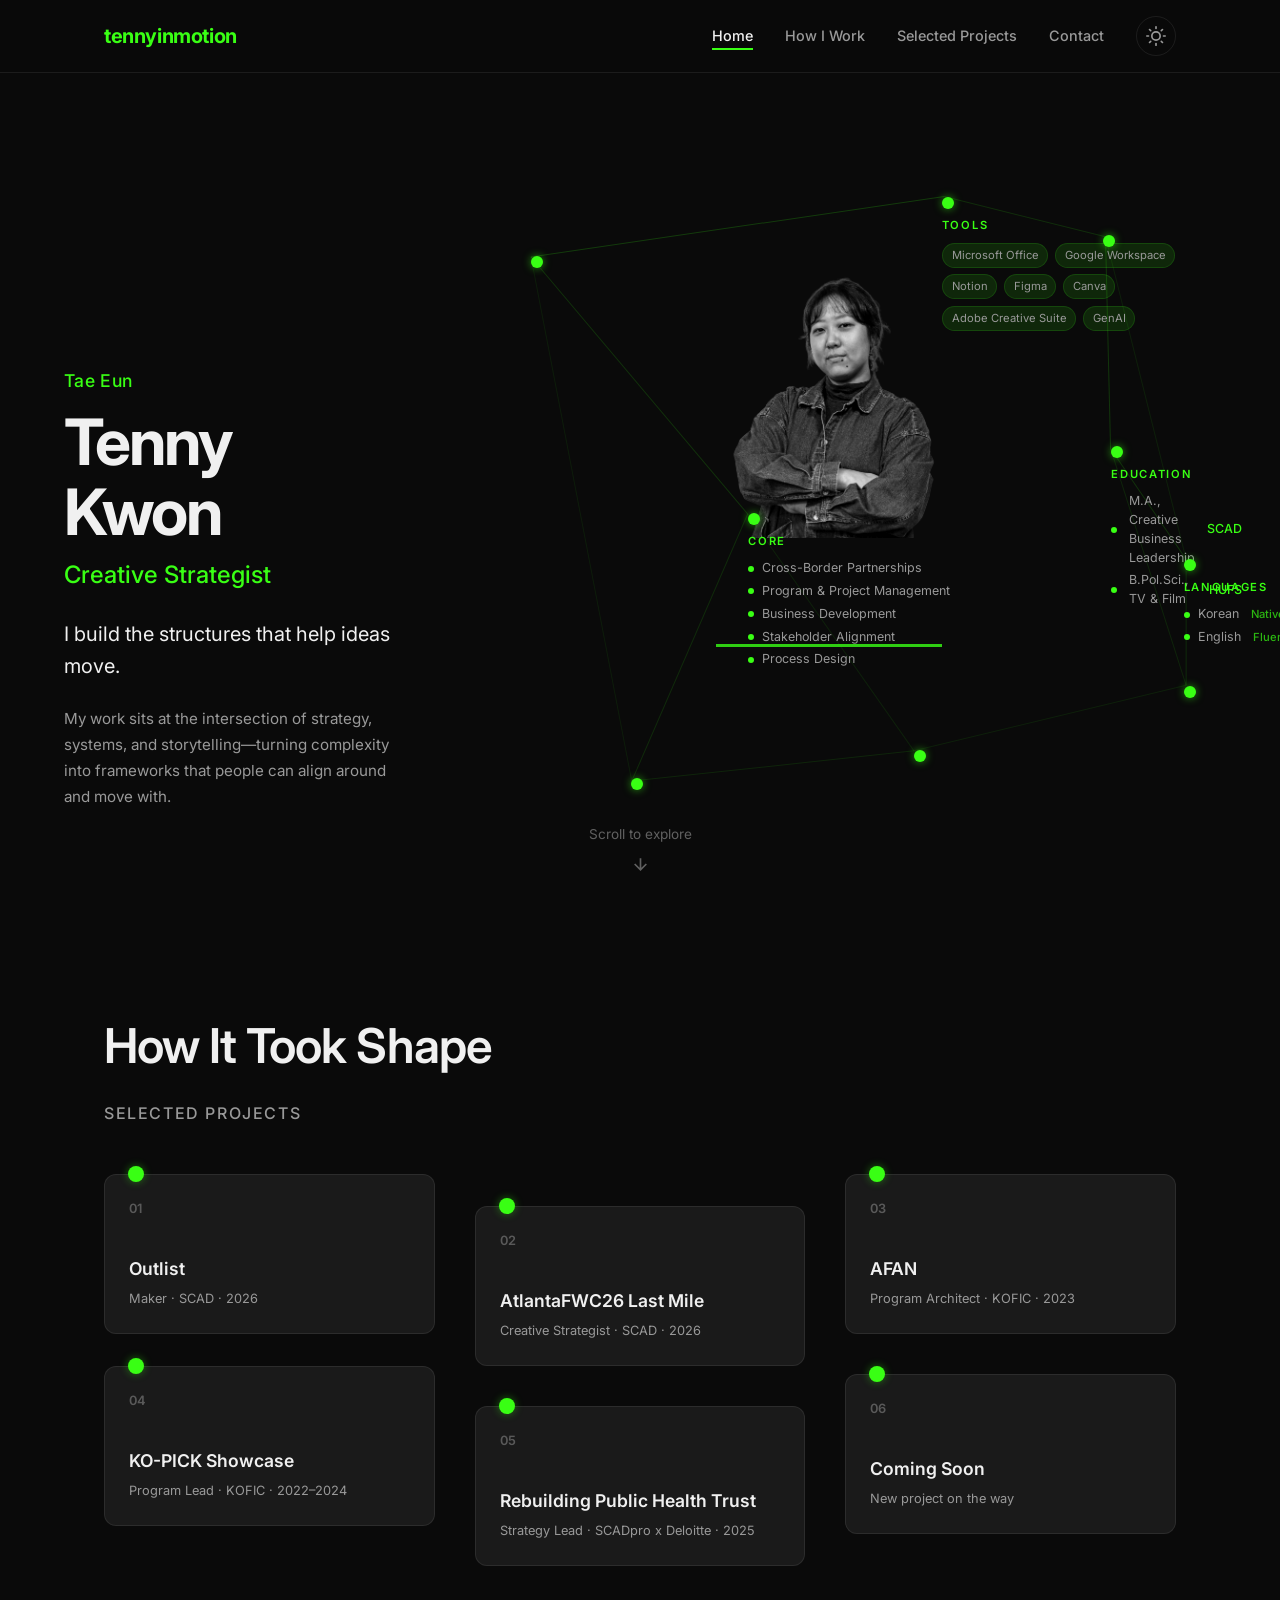
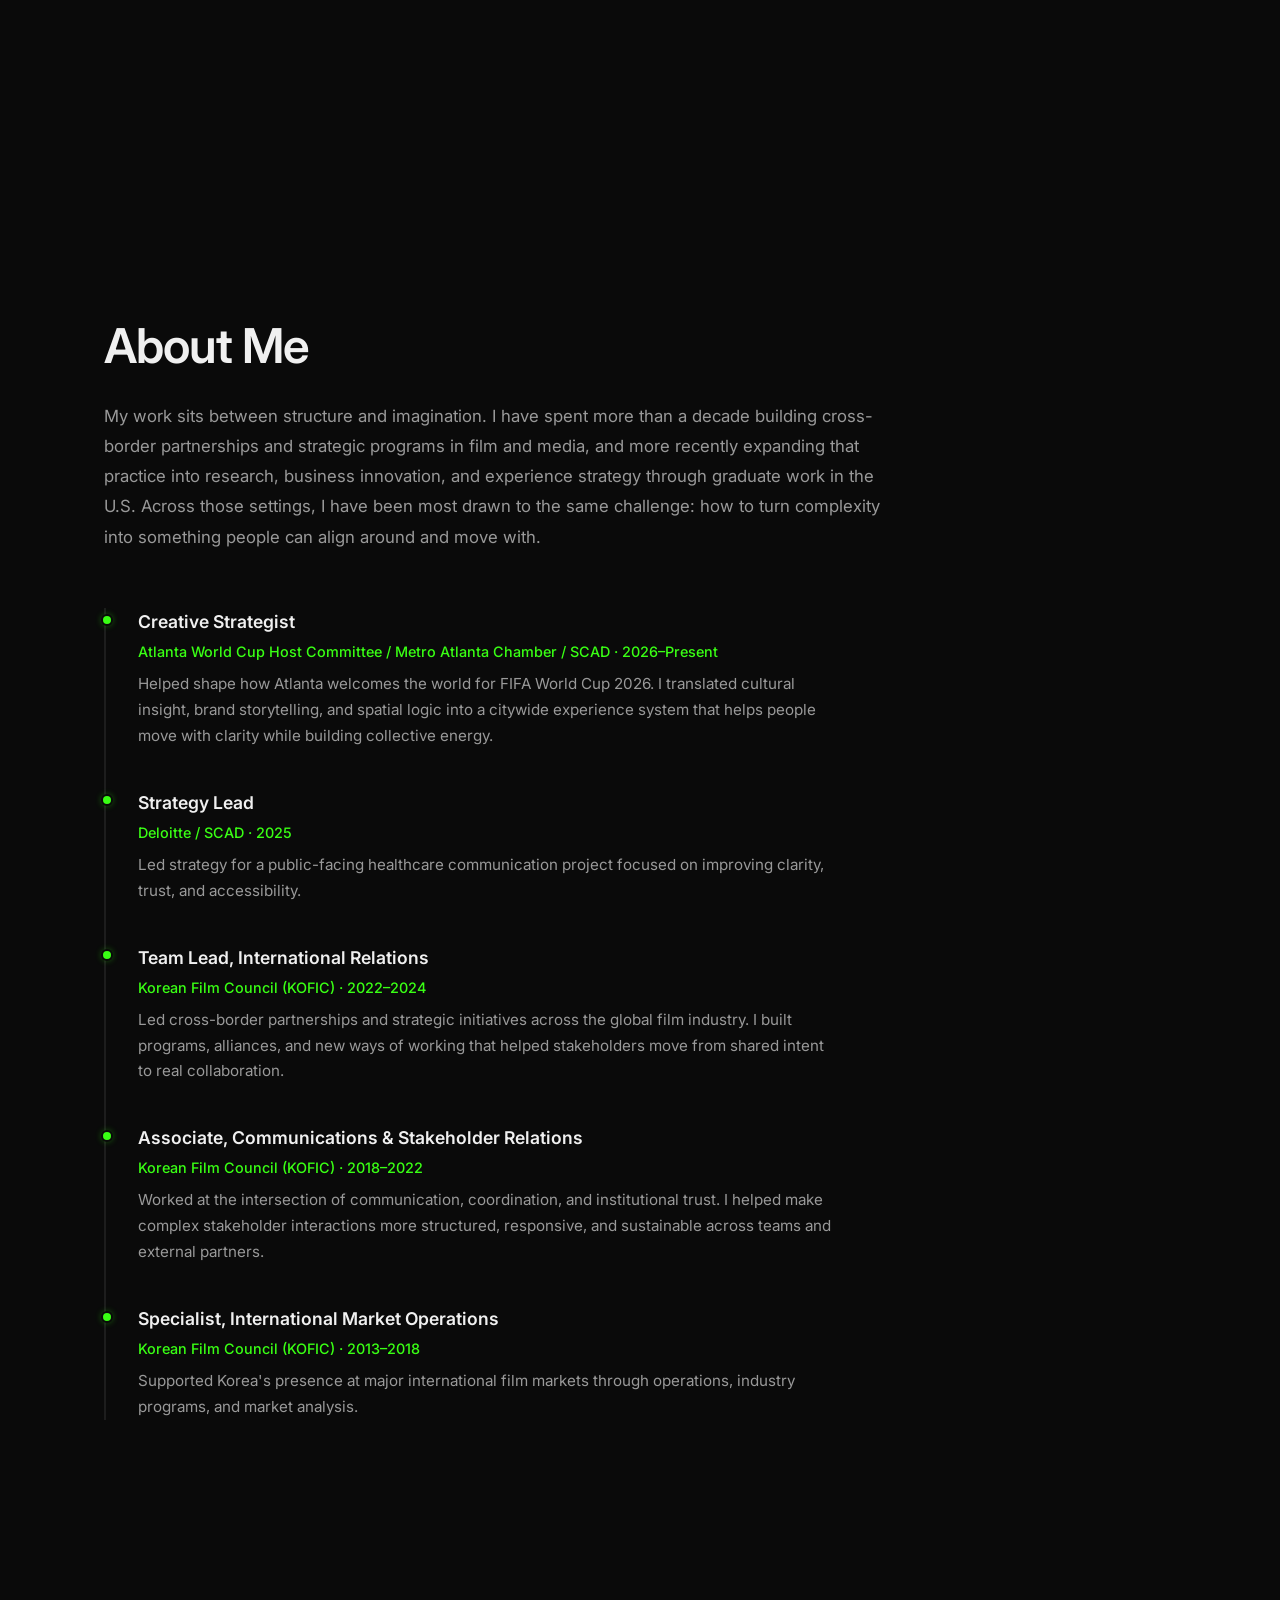
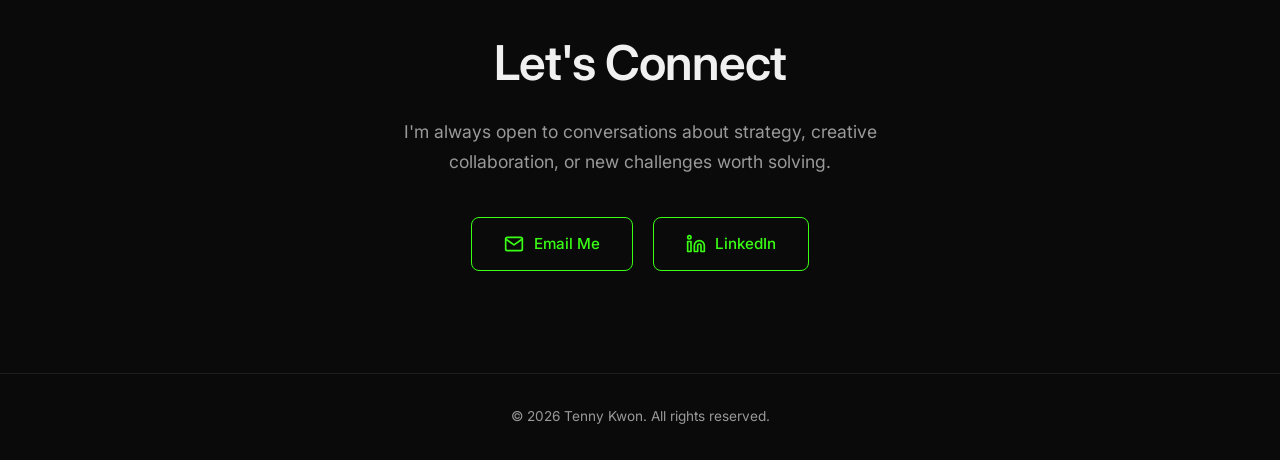
<file: index.html>
<!DOCTYPE html>
<html lang="en" data-theme="dark">
<head>
  <meta charset="UTF-8">
  <meta name="viewport" content="width=device-width, initial-scale=1.0">
  <title>Tenny Kwon — Creative Strategist</title>
  <meta name="description" content="Tenny (Tae Eun) Kwon is a Creative Strategist who builds the structures that help ideas move.">
  <meta property="og:title" content="Tenny Kwon — Creative Strategist">
  <meta property="og:description" content="I build the structures that help ideas move.">
  <meta property="og:type" content="website">
  <link rel="preconnect" href="https://fonts.googleapis.com">
  <link rel="preconnect" href="https://fonts.gstatic.com" crossorigin>
  <link href="https://fonts.googleapis.com/css2?family=Inter:wght@300;400;500;600;700&display=swap" rel="stylesheet">
  <link rel="stylesheet" href="styles/main.css">
</head>
<body>

  <!-- Navigation -->
  <nav class="nav" id="nav">
    <div class="nav__container">
      <a href="#hero" class="nav__logo">tennyinmotion</a>
      <button class="nav__hamburger" aria-label="Toggle menu" aria-expanded="false">
        <span></span>
        <span></span>
        <span></span>
      </button>
      <div class="nav__menu">
        <ul class="nav__links">
          <li><a href="#hero">Home</a></li>
          <li><a href="#hero">How I Work</a></li>
          <li><a href="#projects">Selected Projects</a></li>
          <li><a href="#connect">Contact</a></li>
        </ul>
        <button class="nav__theme-toggle" aria-label="Toggle dark/light mode">
          <svg class="icon-sun" xmlns="http://www.w3.org/2000/svg" width="20" height="20" viewBox="0 0 24 24" fill="none" stroke="currentColor" stroke-width="2" stroke-linecap="round" stroke-linejoin="round"><circle cx="12" cy="12" r="5"/><line x1="12" y1="1" x2="12" y2="3"/><line x1="12" y1="21" x2="12" y2="23"/><line x1="4.22" y1="4.22" x2="5.64" y2="5.64"/><line x1="18.36" y1="18.36" x2="19.78" y2="19.78"/><line x1="1" y1="12" x2="3" y2="12"/><line x1="21" y1="12" x2="23" y2="12"/><line x1="4.22" y1="19.78" x2="5.64" y2="18.36"/><line x1="18.36" y1="5.64" x2="19.78" y2="4.22"/></svg>
          <svg class="icon-moon" xmlns="http://www.w3.org/2000/svg" width="20" height="20" viewBox="0 0 24 24" fill="none" stroke="currentColor" stroke-width="2" stroke-linecap="round" stroke-linejoin="round"><path d="M21 12.79A9 9 0 1 1 11.21 3 7 7 0 0 0 21 12.79z"/></svg>
        </button>
      </div>
    </div>
  </nav>

  <!-- Network Canvas (behind everything) -->
  <div class="network-page">
    <canvas id="network-canvas"></canvas>

    <!-- Tooltip for skill dots (positioned by JS) -->
    <div class="skill-tooltip" id="skill-tooltip" aria-hidden="true"></div>

    <!-- Zone 1: Hero + Profile + Categories -->
    <section id="hero" class="zone zone--hero">
      <div class="hero__container">
        <!-- Left 30%: Identity text -->
        <div class="hero-text">
          <p class="hero__greeting">Tae Eun</p>
          <h1 class="hero__name">Tenny<br>Kwon</h1>
          <h2 class="hero__title">Creative Strategist</h2>
          <p class="hero__tagline">I build the structures that help ideas move.</p>
          <p class="hero__intro">My work sits at the intersection of strategy, systems, and storytelling&mdash;turning complexity into frameworks that people can align around and move with.</p>
        </div>

        <!-- Right 70%: Network + Photo + 7 Dot-Nodes -->
        <div class="hero__network">
          <!-- SVG network lines (behind everything) -->
          <svg class="hero__network-lines" viewBox="0 0 800 700" preserveAspectRatio="xMidYMid meet" aria-hidden="true">
            <!-- 1→2 top-left to tools -->
            <line x1="120" y1="120" x2="530" y2="60" stroke="currentColor" stroke-width="1" opacity="0.28"/>
            <!-- 1→4 top-left to core -->
            <line x1="120" y1="120" x2="335" y2="375" stroke="currentColor" stroke-width="1" opacity="0.22"/>
            <!-- 2→3 tools to top-right -->
            <line x1="530" y1="60" x2="690" y2="100" stroke="currentColor" stroke-width="1" opacity="0.2"/>
            <!-- 3→5 top-right to education -->
            <line x1="690" y1="100" x2="695" y2="310" stroke="currentColor" stroke-width="1" opacity="0.25"/>
            <!-- 3→6 top-right to languages -->
            <line x1="690" y1="100" x2="770" y2="420" stroke="currentColor" stroke-width="1" opacity="0.12"/>
            <!-- 4→7 core to bottom-left -->
            <line x1="335" y1="375" x2="220" y2="640" stroke="currentColor" stroke-width="1" opacity="0.18"/>
            <!-- 4→8 core to bottom-center -->
            <line x1="335" y1="375" x2="500" y2="610" stroke="currentColor" stroke-width="1" opacity="0.12"/>
            <!-- 5→6 education to languages -->
            <line x1="695" y1="310" x2="770" y2="420" stroke="currentColor" stroke-width="1" opacity="0.22"/>
            <!-- 5→9 education to bottom-right -->
            <line x1="695" y1="310" x2="770" y2="545" stroke="currentColor" stroke-width="1" opacity="0.15"/>
            <!-- 6→9 languages to bottom-right -->
            <line x1="770" y1="420" x2="770" y2="545" stroke="currentColor" stroke-width="1" opacity="0.18"/>
            <!-- 7→8 bottom-left to bottom-center -->
            <line x1="220" y1="640" x2="500" y2="610" stroke="currentColor" stroke-width="1" opacity="0.15"/>
            <!-- 1→7 top-left to bottom-left (long diagonal) -->
            <line x1="120" y1="120" x2="220" y2="640" stroke="currentColor" stroke-width="1" opacity="0.1"/>
            <!-- 8→9 bottom-center to bottom-right -->
            <line x1="500" y1="610" x2="770" y2="545" stroke="currentColor" stroke-width="1" opacity="0.12"/>
          </svg>

          <!-- Photo -->
          <img src="assets/images/newprofile.png" alt="Tenny Kwon" class="hero__photo-img">

          <!-- Green bar below photo -->
          <div class="hero__photo-bar"></div>

          <!-- Dot 1: top-left (decorative) -->
          <div class="hero__node hero__node--1">
            <span class="hero__node-dot"></span>
          </div>

          <!-- Dot 2: top-center — TOOLS -->
          <div class="hero__node hero__node--2">
            <span class="hero__node-dot"></span>
            <div class="hero__node-content">
              <h3 class="hero__category-heading">Tools</h3>
              <ul class="hero__category-list hero__category-list--tools">
                <li>Microsoft Office</li>
                <li>Google Workspace</li>
                <li>Notion</li>
                <li>Figma</li>
                <li>Canva</li>
                <li>Adobe Creative Suite</li>
                <li>GenAI</li>
              </ul>
            </div>
          </div>

          <!-- Dot 3: top-right (decorative) -->
          <div class="hero__node hero__node--3">
            <span class="hero__node-dot"></span>
          </div>

          <!-- Dot 4: left-center — CORE (Skills) -->
          <div class="hero__node hero__node--4">
            <span class="hero__node-dot"></span>
            <div class="hero__node-content">
              <h3 class="hero__category-heading">Core</h3>
              <ul class="hero__category-list hero__category-list--bulleted">
                <li data-skill="crossborder">Cross-Border Partnerships</li>
                <li data-skill="program">Program &amp; Project Management</li>
                <li data-skill="bizdev">Business Development</li>
                <li data-skill="alignment">Stakeholder Alignment</li>
                <li data-skill="process">Process Design</li>
              </ul>
            </div>
          </div>

          <!-- Dot 5: right — EDUCATION -->
          <div class="hero__node hero__node--5">
            <span class="hero__node-dot"></span>
            <div class="hero__node-content">
              <h3 class="hero__category-heading">Education</h3>
              <ul class="hero__category-list hero__category-list--education">
                <li><span class="hero__edu-degree">M.A., Creative Business Leadership</span><span class="hero__edu-school">SCAD</span></li>
                <li><span class="hero__edu-degree">B.Pol.Sci., TV &amp; Film</span><span class="hero__edu-school">HUFS</span></li>
              </ul>
            </div>
          </div>

          <!-- Dot 6: far-right — LANGUAGES -->
          <div class="hero__node hero__node--6">
            <span class="hero__node-dot"></span>
            <div class="hero__node-content">
              <h3 class="hero__category-heading">Languages</h3>
              <ul class="hero__category-list hero__category-list--bulleted">
                <li>Korean <span class="hero__skill-level">Native</span></li>
                <li>English <span class="hero__skill-level">Fluent</span></li>
              </ul>
            </div>
          </div>

          <!-- Dot 7: bottom-left (decorative) -->
          <div class="hero__node hero__node--7">
            <span class="hero__node-dot"></span>
          </div>

          <!-- Dot 8: bottom-center (decorative) -->
          <div class="hero__node hero__node--8">
            <span class="hero__node-dot"></span>
          </div>

          <!-- Dot 9: bottom-right (decorative) -->
          <div class="hero__node hero__node--9">
            <span class="hero__node-dot"></span>
          </div>
        </div>
      </div>

      <div class="hero__scroll-hint">
        <span>Scroll to explore</span>
        <svg width="20" height="20" viewBox="0 0 24 24" fill="none" stroke="currentColor" stroke-width="2"><path d="M12 5v14M19 12l-7 7-7-7"/></svg>
      </div>
    </section>

    <!-- Zone 2: Projects as Network Nodes -->
    <section id="projects" class="zone zone--projects">
      <div class="container">
        <h2 class="section__title">How It Took Shape</h2>
        <p class="section__subtitle">Selected Projects</p>

        <div class="project-nodes">
          <a href="projects/outlist.html" class="project-node" data-project="proj-outlist">
            <div class="project-node__dot"></div>
            <div class="project-node__card">
              <span class="project-node__number">01</span>
              <h3 class="project-node__title">Outlist</h3>
              <p class="project-node__meta">Maker &middot; SCAD &middot; 2026</p>
            </div>
            <div class="project-node__overlay">
              <p class="project-node__tagline">Building a Decision Engine with AI-Assisted Prototyping</p>
            </div>
          </a>

          <a href="projects/atlanta-fwc26.html" class="project-node" data-project="proj-atlanta">
            <div class="project-node__dot"></div>
            <div class="project-node__card">
              <span class="project-node__number">02</span>
              <h3 class="project-node__title">AtlantaFWC26 Last Mile</h3>
              <p class="project-node__meta">Creative Strategist &middot; SCAD &middot; 2026</p>
            </div>
            <div class="project-node__overlay">
              <p class="project-node__tagline">Designing the Epicenter System</p>
            </div>
          </a>

          <a href="projects/afan.html" class="project-node" data-project="proj-afan">
            <div class="project-node__dot"></div>
            <div class="project-node__card">
              <span class="project-node__number">03</span>
              <h3 class="project-node__title">AFAN</h3>
              <p class="project-node__meta">Program Architect &middot; KOFIC &middot; 2023</p>
            </div>
            <div class="project-node__overlay">
              <p class="project-node__tagline">Governance as a Creative Act</p>
            </div>
          </a>

          <a href="projects/ko-pick.html" class="project-node" data-project="proj-kopick">
            <div class="project-node__dot"></div>
            <div class="project-node__card">
              <span class="project-node__number">04</span>
              <h3 class="project-node__title">KO-PICK Showcase</h3>
              <p class="project-node__meta">Program Lead &middot; KOFIC &middot; 2022&ndash;2024</p>
            </div>
            <div class="project-node__overlay">
              <p class="project-node__tagline">From Spectacle to Matchmaking</p>
            </div>
          </a>

          <a href="projects/public-health-trust.html" class="project-node" data-project="proj-health">
            <div class="project-node__dot"></div>
            <div class="project-node__card">
              <span class="project-node__number">05</span>
              <h3 class="project-node__title">Rebuilding Public Health Trust</h3>
              <p class="project-node__meta">Strategy Lead &middot; SCADpro x Deloitte &middot; 2025</p>
            </div>
            <div class="project-node__overlay">
              <p class="project-node__tagline">Designing a Communication Framework for Post-Pandemic Recovery</p>
            </div>
          </a>

          <a href="projects/coming-soon.html" class="project-node project-node--placeholder" data-project="proj-soon">
            <div class="project-node__dot"></div>
            <div class="project-node__card">
              <span class="project-node__number">06</span>
              <h3 class="project-node__title">Coming Soon</h3>
              <p class="project-node__meta">New project on the way</p>
            </div>
            <div class="project-node__overlay">
              <p class="project-node__tagline">Stay tuned for more</p>
            </div>
          </a>
        </div>
      </div>
    </section>

    <!-- Zone 3: About -->
    <section id="about" class="zone zone--about">
      <div class="container">
        <h2 class="section__title">About Me</h2>
        <p class="about__bio">My work sits between structure and imagination. I have spent more than a decade building cross-border partnerships and strategic programs in film and media, and more recently expanding that practice into research, business innovation, and experience strategy through graduate work in the U.S. Across those settings, I have been most drawn to the same challenge: how to turn complexity into something people can align around and move with.</p>

        <div class="timeline">
          <div class="timeline__item">
            <div class="timeline__marker"></div>
            <div class="timeline__content">
              <h3 class="timeline__role">Creative Strategist</h3>
              <p class="timeline__org">Atlanta World Cup Host Committee / Metro Atlanta Chamber / SCAD &middot; 2026&ndash;Present</p>
              <p class="timeline__description">Helped shape how Atlanta welcomes the world for FIFA World Cup 2026. I translated cultural insight, brand storytelling, and spatial logic into a citywide experience system that helps people move with clarity while building collective energy.</p>
            </div>
          </div>

          <div class="timeline__item">
            <div class="timeline__marker"></div>
            <div class="timeline__content">
              <h3 class="timeline__role">Strategy Lead</h3>
              <p class="timeline__org">Deloitte / SCAD &middot; 2025</p>
              <p class="timeline__description">Led strategy for a public-facing healthcare communication project focused on improving clarity, trust, and accessibility.</p>
            </div>
          </div>

          <div class="timeline__item">
            <div class="timeline__marker"></div>
            <div class="timeline__content">
              <h3 class="timeline__role">Team Lead, International Relations</h3>
              <p class="timeline__org">Korean Film Council (KOFIC) &middot; 2022&ndash;2024</p>
              <p class="timeline__description">Led cross-border partnerships and strategic initiatives across the global film industry. I built programs, alliances, and new ways of working that helped stakeholders move from shared intent to real collaboration.</p>
            </div>
          </div>

          <div class="timeline__item">
            <div class="timeline__marker"></div>
            <div class="timeline__content">
              <h3 class="timeline__role">Associate, Communications &amp; Stakeholder Relations</h3>
              <p class="timeline__org">Korean Film Council (KOFIC) &middot; 2018&ndash;2022</p>
              <p class="timeline__description">Worked at the intersection of communication, coordination, and institutional trust. I helped make complex stakeholder interactions more structured, responsive, and sustainable across teams and external partners.</p>
            </div>
          </div>

          <div class="timeline__item">
            <div class="timeline__marker"></div>
            <div class="timeline__content">
              <h3 class="timeline__role">Specialist, International Market Operations</h3>
              <p class="timeline__org">Korean Film Council (KOFIC) &middot; 2013&ndash;2018</p>
              <p class="timeline__description">Supported Korea's presence at major international film markets through operations, industry programs, and market analysis.</p>
            </div>
          </div>
        </div>
      </div>
    </section>

    <!-- Zone 3 cont: Connect -->
    <section id="connect" class="zone zone--connect">
      <div class="container">
        <h2 class="section__title">Let's Connect</h2>
        <p class="connect__text">I'm always open to conversations about strategy, creative collaboration, or new challenges worth solving.</p>
        <div class="connect__links">
          <a href="mailto:kw.tenny@gmail.com" class="connect__link">
            <svg xmlns="http://www.w3.org/2000/svg" width="20" height="20" viewBox="0 0 24 24" fill="none" stroke="currentColor" stroke-width="2" stroke-linecap="round" stroke-linejoin="round"><path d="M4 4h16c1.1 0 2 .9 2 2v12c0 1.1-.9 2-2 2H4c-1.1 0-2-.9-2-2V6c0-1.1.9-2 2-2z"/><polyline points="22,6 12,13 2,6"/></svg>
            Email Me
          </a>
          <a href="https://www.linkedin.com/in/tennykwon/" target="_blank" rel="noopener noreferrer" class="connect__link">
            <svg xmlns="http://www.w3.org/2000/svg" width="20" height="20" viewBox="0 0 24 24" fill="none" stroke="currentColor" stroke-width="2" stroke-linecap="round" stroke-linejoin="round"><path d="M16 8a6 6 0 0 1 6 6v7h-4v-7a2 2 0 0 0-2-2 2 2 0 0 0-2 2v7h-4v-7a6 6 0 0 1 6-6z"/><rect x="2" y="9" width="4" height="12"/><circle cx="4" cy="4" r="2"/></svg>
            LinkedIn
          </a>
        </div>
      </div>
    </section>
  </div>

  <!-- Footer -->
  <footer class="footer">
    <div class="container">
      <p>&copy; 2026 Tenny Kwon. All rights reserved.</p>
    </div>
  </footer>

  <script src="js/main.js" defer></script>
</body>
</html>
</file>
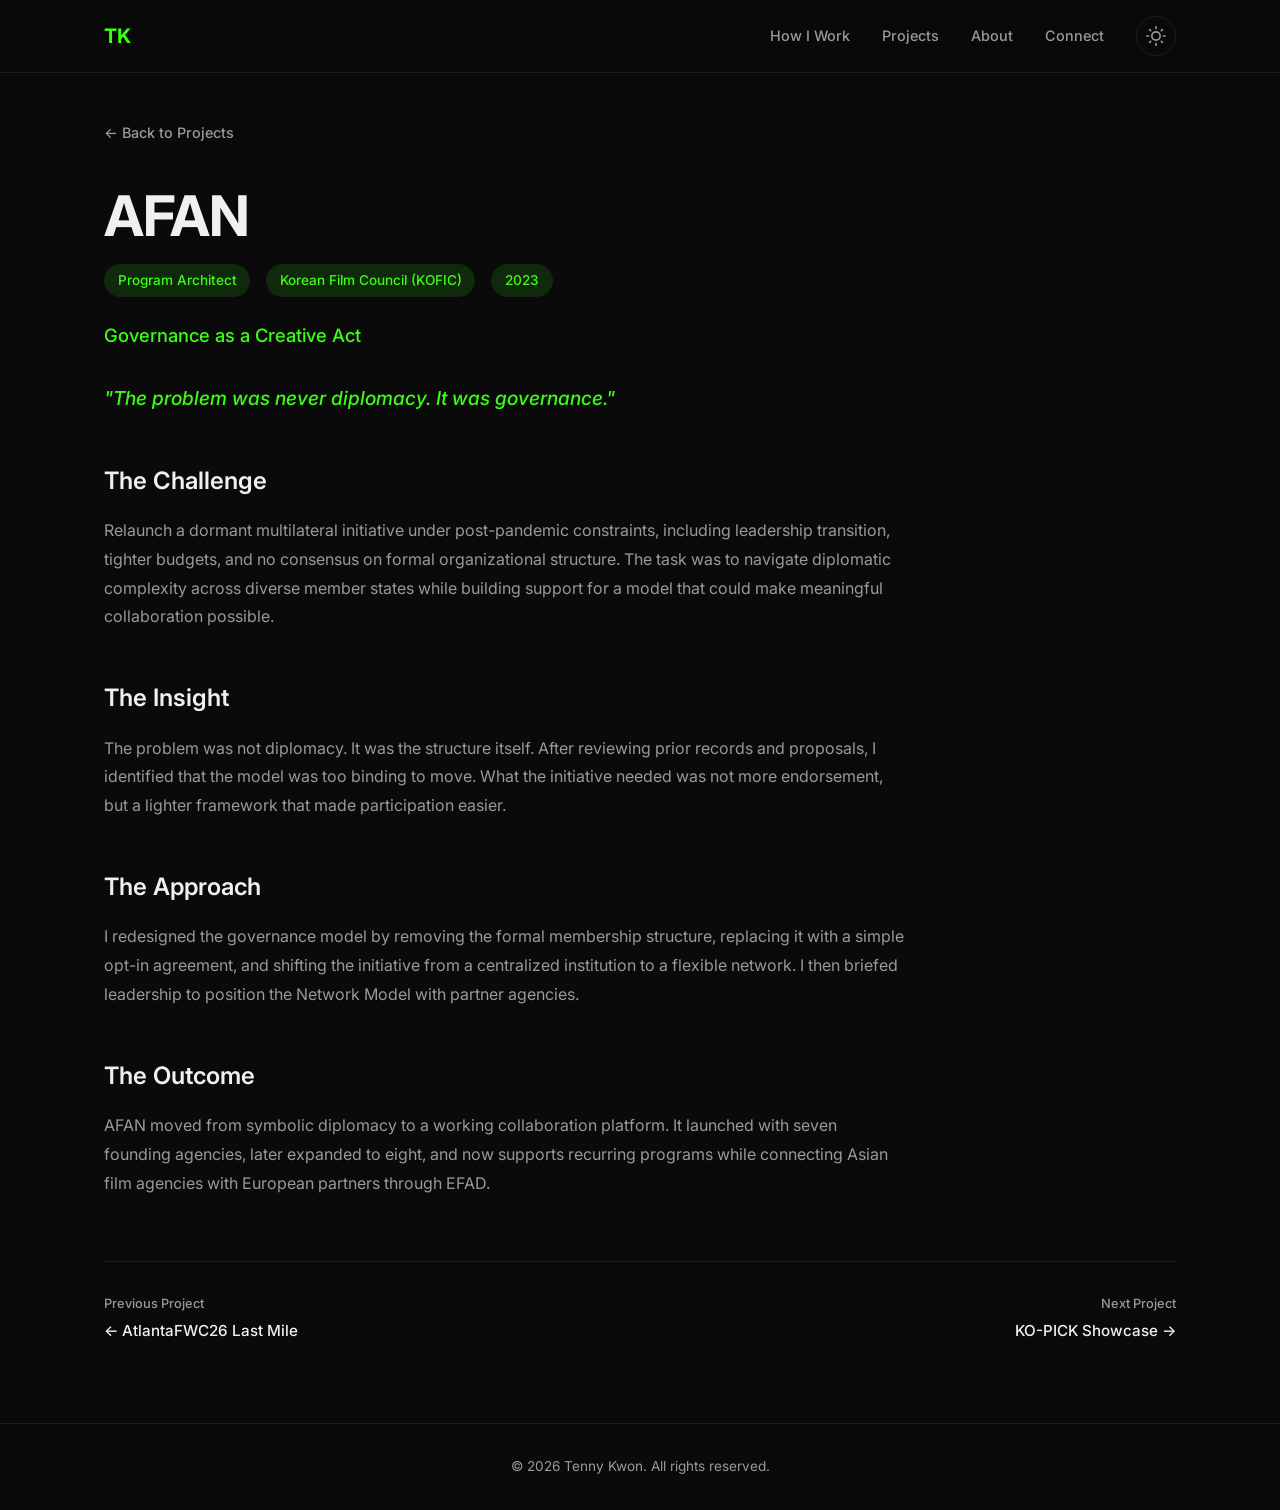
<file: projects/afan.html>
<!DOCTYPE html>
<html lang="en" data-theme="dark">
<head>
  <meta charset="UTF-8">
  <meta name="viewport" content="width=device-width, initial-scale=1.0">
  <title>AFAN — Tenny Kwon</title>
  <meta name="description" content="Governance as a Creative Act">
  <link rel="preconnect" href="https://fonts.googleapis.com">
  <link rel="preconnect" href="https://fonts.gstatic.com" crossorigin>
  <link href="https://fonts.googleapis.com/css2?family=Inter:wght@300;400;500;600;700&display=swap" rel="stylesheet">
  <link rel="stylesheet" href="../styles/main.css">
</head>
<body>

  <nav class="nav" id="nav">
    <div class="nav__container">
      <a href="../index.html#hero" class="nav__logo">TK</a>
      <button class="nav__hamburger" aria-label="Toggle menu" aria-expanded="false">
        <span></span><span></span><span></span>
      </button>
      <div class="nav__menu">
        <ul class="nav__links">
          <li><a href="../index.html#how-i-work">How I Work</a></li>
          <li><a href="../index.html#projects">Projects</a></li>
          <li><a href="../index.html#about">About</a></li>
          <li><a href="../index.html#connect">Connect</a></li>
        </ul>
        <button class="nav__theme-toggle" aria-label="Toggle dark/light mode">
          <svg class="icon-sun" xmlns="http://www.w3.org/2000/svg" width="20" height="20" viewBox="0 0 24 24" fill="none" stroke="currentColor" stroke-width="2" stroke-linecap="round" stroke-linejoin="round"><circle cx="12" cy="12" r="5"/><line x1="12" y1="1" x2="12" y2="3"/><line x1="12" y1="21" x2="12" y2="23"/><line x1="4.22" y1="4.22" x2="5.64" y2="5.64"/><line x1="18.36" y1="18.36" x2="19.78" y2="19.78"/><line x1="1" y1="12" x2="3" y2="12"/><line x1="21" y1="12" x2="23" y2="12"/><line x1="4.22" y1="19.78" x2="5.64" y2="18.36"/><line x1="18.36" y1="5.64" x2="19.78" y2="4.22"/></svg>
          <svg class="icon-moon" xmlns="http://www.w3.org/2000/svg" width="20" height="20" viewBox="0 0 24 24" fill="none" stroke="currentColor" stroke-width="2" stroke-linecap="round" stroke-linejoin="round"><path d="M21 12.79A9 9 0 1 1 11.21 3 7 7 0 0 0 21 12.79z"/></svg>
        </button>
      </div>
    </div>
  </nav>

  <main class="project-detail">
    <div class="container">
      <a href="../index.html#projects" class="project-detail__back">&larr; Back to Projects</a>

      <h1 class="project-detail__title">AFAN</h1>
      <div class="project-detail__meta">
        <span class="project-detail__tag">Program Architect</span>
        <span class="project-detail__tag">Korean Film Council (KOFIC)</span>
        <span class="project-detail__tag">2023</span>
      </div>
      <p class="project-detail__section-title">Governance as a Creative Act</p>
      <p class="project-detail__hook">"The problem was never diplomacy. It was governance."</p>

      <div class="project-detail__content">
        <h2>The Challenge</h2>
        <p>Relaunch a dormant multilateral initiative under post-pandemic constraints, including leadership transition, tighter budgets, and no consensus on formal organizational structure. The task was to navigate diplomatic complexity across diverse member states while building support for a model that could make meaningful collaboration possible.</p>

        <h2>The Insight</h2>
        <p>The problem was not diplomacy. It was the structure itself. After reviewing prior records and proposals, I identified that the model was too binding to move. What the initiative needed was not more endorsement, but a lighter framework that made participation easier.</p>

        <h2>The Approach</h2>
        <p>I redesigned the governance model by removing the formal membership structure, replacing it with a simple opt-in agreement, and shifting the initiative from a centralized institution to a flexible network. I then briefed leadership to position the Network Model with partner agencies.</p>

        <h2>The Outcome</h2>
        <p>AFAN moved from symbolic diplomacy to a working collaboration platform. It launched with seven founding agencies, later expanded to eight, and now supports recurring programs while connecting Asian film agencies with European partners through EFAD.</p>
      </div>

      <div class="project-nav">
        <a href="atlanta-fwc26.html" class="project-nav__link">
          <span class="project-nav__label">Previous Project</span>
          <span class="project-nav__title">&larr; AtlantaFWC26 Last Mile</span>
        </a>
        <a href="ko-pick.html" class="project-nav__link project-nav__link--next">
          <span class="project-nav__label">Next Project</span>
          <span class="project-nav__title">KO-PICK Showcase &rarr;</span>
        </a>
      </div>
    </div>
  </main>

  <footer class="footer">
    <div class="container">
      <p>&copy; 2026 Tenny Kwon. All rights reserved.</p>
    </div>
  </footer>

  <script src="../js/main.js" defer></script>
</body>
</html>
</file>
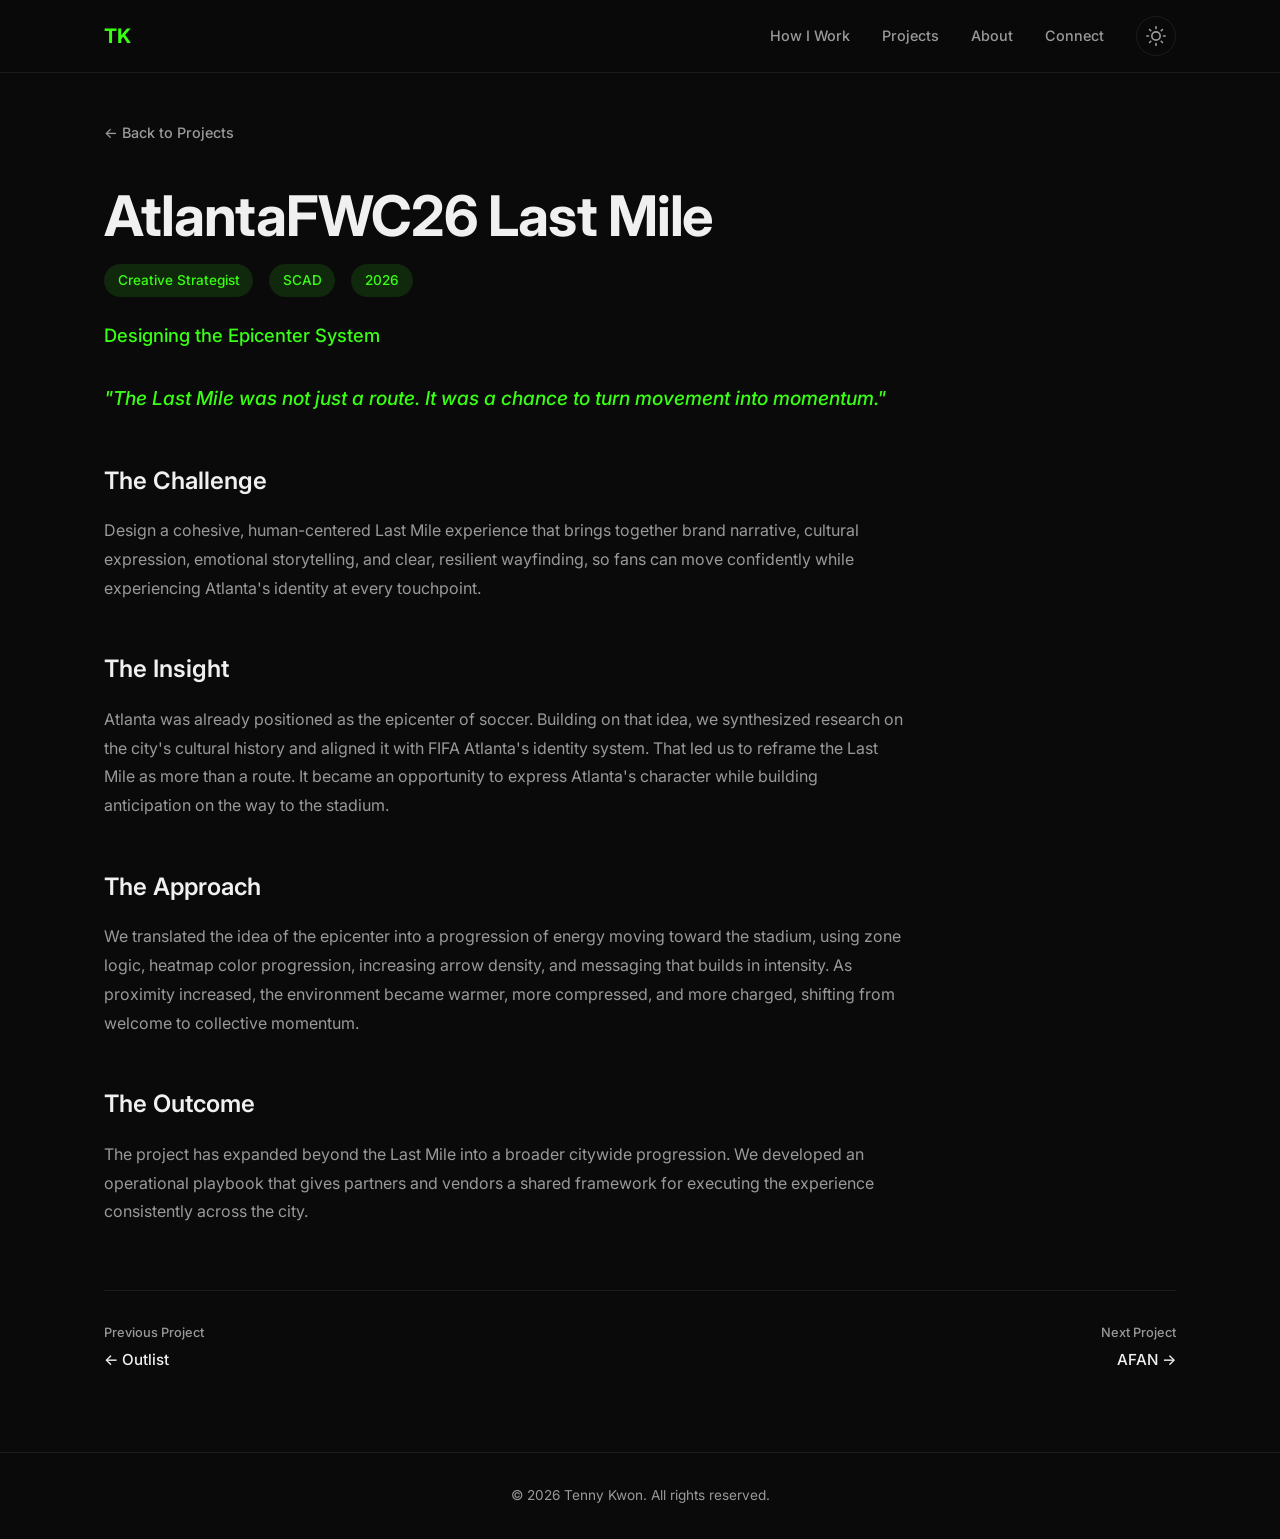
<file: projects/atlanta-fwc26.html>
<!DOCTYPE html>
<html lang="en" data-theme="dark">
<head>
  <meta charset="UTF-8">
  <meta name="viewport" content="width=device-width, initial-scale=1.0">
  <title>AtlantaFWC26 Last Mile — Tenny Kwon</title>
  <meta name="description" content="Designing the Epicenter System">
  <link rel="preconnect" href="https://fonts.googleapis.com">
  <link rel="preconnect" href="https://fonts.gstatic.com" crossorigin>
  <link href="https://fonts.googleapis.com/css2?family=Inter:wght@300;400;500;600;700&display=swap" rel="stylesheet">
  <link rel="stylesheet" href="../styles/main.css">
</head>
<body>

  <nav class="nav" id="nav">
    <div class="nav__container">
      <a href="../index.html#hero" class="nav__logo">TK</a>
      <button class="nav__hamburger" aria-label="Toggle menu" aria-expanded="false">
        <span></span><span></span><span></span>
      </button>
      <div class="nav__menu">
        <ul class="nav__links">
          <li><a href="../index.html#how-i-work">How I Work</a></li>
          <li><a href="../index.html#projects">Projects</a></li>
          <li><a href="../index.html#about">About</a></li>
          <li><a href="../index.html#connect">Connect</a></li>
        </ul>
        <button class="nav__theme-toggle" aria-label="Toggle dark/light mode">
          <svg class="icon-sun" xmlns="http://www.w3.org/2000/svg" width="20" height="20" viewBox="0 0 24 24" fill="none" stroke="currentColor" stroke-width="2" stroke-linecap="round" stroke-linejoin="round"><circle cx="12" cy="12" r="5"/><line x1="12" y1="1" x2="12" y2="3"/><line x1="12" y1="21" x2="12" y2="23"/><line x1="4.22" y1="4.22" x2="5.64" y2="5.64"/><line x1="18.36" y1="18.36" x2="19.78" y2="19.78"/><line x1="1" y1="12" x2="3" y2="12"/><line x1="21" y1="12" x2="23" y2="12"/><line x1="4.22" y1="19.78" x2="5.64" y2="18.36"/><line x1="18.36" y1="5.64" x2="19.78" y2="4.22"/></svg>
          <svg class="icon-moon" xmlns="http://www.w3.org/2000/svg" width="20" height="20" viewBox="0 0 24 24" fill="none" stroke="currentColor" stroke-width="2" stroke-linecap="round" stroke-linejoin="round"><path d="M21 12.79A9 9 0 1 1 11.21 3 7 7 0 0 0 21 12.79z"/></svg>
        </button>
      </div>
    </div>
  </nav>

  <main class="project-detail">
    <div class="container">
      <a href="../index.html#projects" class="project-detail__back">&larr; Back to Projects</a>

      <h1 class="project-detail__title">AtlantaFWC26 Last Mile</h1>
      <div class="project-detail__meta">
        <span class="project-detail__tag">Creative Strategist</span>
        <span class="project-detail__tag">SCAD</span>
        <span class="project-detail__tag">2026</span>
      </div>
      <p class="project-detail__section-title">Designing the Epicenter System</p>
      <p class="project-detail__hook">"The Last Mile was not just a route. It was a chance to turn movement into momentum."</p>

      <div class="project-detail__content">
        <h2>The Challenge</h2>
        <p>Design a cohesive, human-centered Last Mile experience that brings together brand narrative, cultural expression, emotional storytelling, and clear, resilient wayfinding, so fans can move confidently while experiencing Atlanta's identity at every touchpoint.</p>

        <h2>The Insight</h2>
        <p>Atlanta was already positioned as the epicenter of soccer. Building on that idea, we synthesized research on the city's cultural history and aligned it with FIFA Atlanta's identity system. That led us to reframe the Last Mile as more than a route. It became an opportunity to express Atlanta's character while building anticipation on the way to the stadium.</p>

        <h2>The Approach</h2>
        <p>We translated the idea of the epicenter into a progression of energy moving toward the stadium, using zone logic, heatmap color progression, increasing arrow density, and messaging that builds in intensity. As proximity increased, the environment became warmer, more compressed, and more charged, shifting from welcome to collective momentum.</p>

        <h2>The Outcome</h2>
        <p>The project has expanded beyond the Last Mile into a broader citywide progression. We developed an operational playbook that gives partners and vendors a shared framework for executing the experience consistently across the city.</p>
      </div>

      <div class="project-nav">
        <a href="outlist.html" class="project-nav__link">
          <span class="project-nav__label">Previous Project</span>
          <span class="project-nav__title">&larr; Outlist</span>
        </a>
        <a href="afan.html" class="project-nav__link project-nav__link--next">
          <span class="project-nav__label">Next Project</span>
          <span class="project-nav__title">AFAN &rarr;</span>
        </a>
      </div>
    </div>
  </main>

  <footer class="footer">
    <div class="container">
      <p>&copy; 2026 Tenny Kwon. All rights reserved.</p>
    </div>
  </footer>

  <script src="../js/main.js" defer></script>
</body>
</html>
</file>
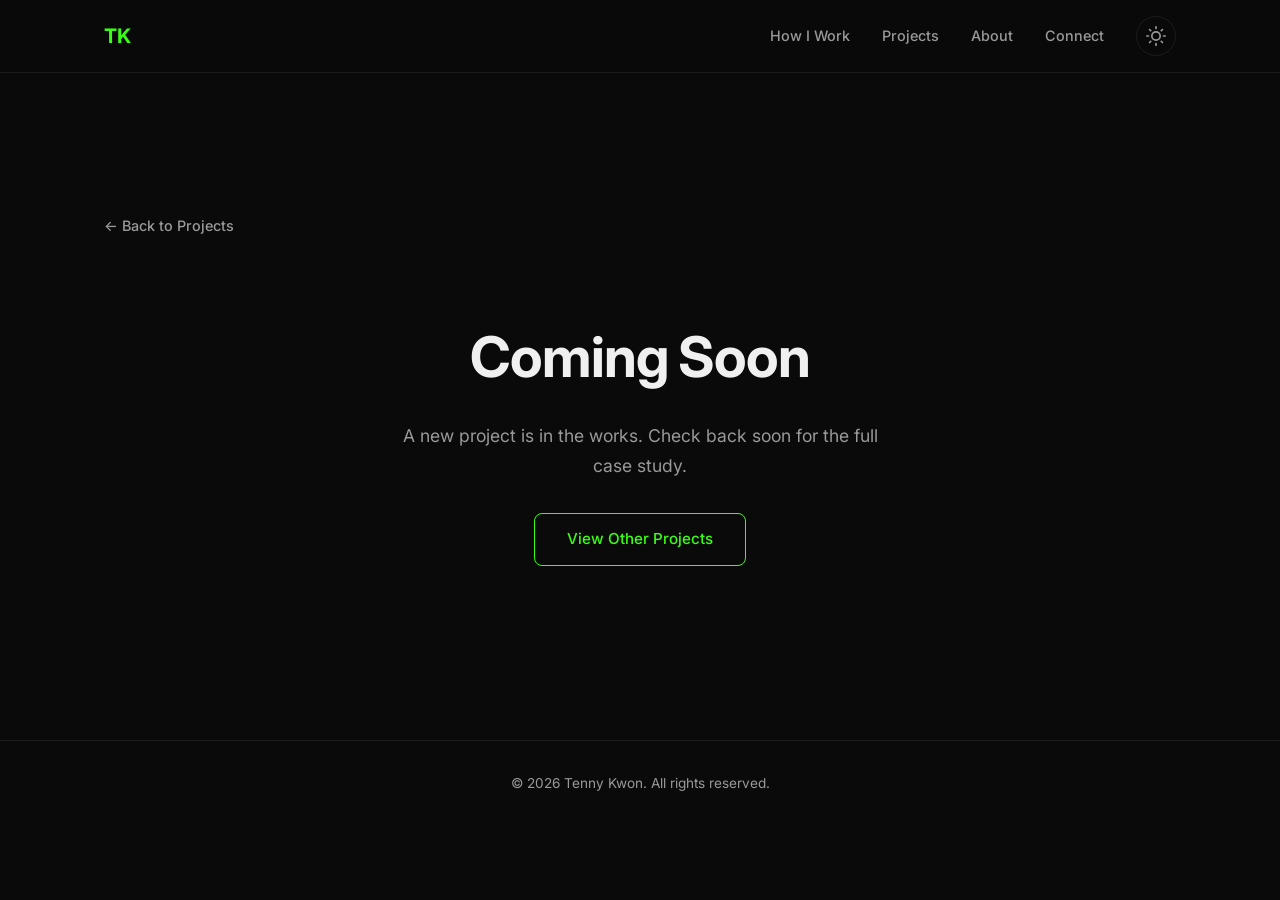
<file: projects/coming-soon.html>
<!DOCTYPE html>
<html lang="en" data-theme="dark">
<head>
  <meta charset="UTF-8">
  <meta name="viewport" content="width=device-width, initial-scale=1.0">
  <title>Coming Soon — Tenny Kwon</title>
  <meta name="description" content="New project coming soon">
  <link rel="preconnect" href="https://fonts.googleapis.com">
  <link rel="preconnect" href="https://fonts.gstatic.com" crossorigin>
  <link href="https://fonts.googleapis.com/css2?family=Inter:wght@300;400;500;600;700&display=swap" rel="stylesheet">
  <link rel="stylesheet" href="../styles/main.css">
</head>
<body>

  <nav class="nav" id="nav">
    <div class="nav__container">
      <a href="../index.html#hero" class="nav__logo">TK</a>
      <button class="nav__hamburger" aria-label="Toggle menu" aria-expanded="false">
        <span></span><span></span><span></span>
      </button>
      <div class="nav__menu">
        <ul class="nav__links">
          <li><a href="../index.html#how-i-work">How I Work</a></li>
          <li><a href="../index.html#projects">Projects</a></li>
          <li><a href="../index.html#about">About</a></li>
          <li><a href="../index.html#connect">Connect</a></li>
        </ul>
        <button class="nav__theme-toggle" aria-label="Toggle dark/light mode">
          <svg class="icon-sun" xmlns="http://www.w3.org/2000/svg" width="20" height="20" viewBox="0 0 24 24" fill="none" stroke="currentColor" stroke-width="2" stroke-linecap="round" stroke-linejoin="round"><circle cx="12" cy="12" r="5"/><line x1="12" y1="1" x2="12" y2="3"/><line x1="12" y1="21" x2="12" y2="23"/><line x1="4.22" y1="4.22" x2="5.64" y2="5.64"/><line x1="18.36" y1="18.36" x2="19.78" y2="19.78"/><line x1="1" y1="12" x2="3" y2="12"/><line x1="21" y1="12" x2="23" y2="12"/><line x1="4.22" y1="19.78" x2="5.64" y2="18.36"/><line x1="18.36" y1="5.64" x2="19.78" y2="4.22"/></svg>
          <svg class="icon-moon" xmlns="http://www.w3.org/2000/svg" width="20" height="20" viewBox="0 0 24 24" fill="none" stroke="currentColor" stroke-width="2" stroke-linecap="round" stroke-linejoin="round"><path d="M21 12.79A9 9 0 1 1 11.21 3 7 7 0 0 0 21 12.79z"/></svg>
        </button>
      </div>
    </div>
  </nav>

  <main class="project-detail">
    <div class="container" style="min-height: 60vh; display: flex; flex-direction: column; justify-content: center; align-items: center; text-align: center;">
      <a href="../index.html#projects" class="project-detail__back" style="align-self: flex-start;">&larr; Back to Projects</a>

      <h1 class="project-detail__title" style="margin-top: 3rem;">Coming Soon</h1>
      <p style="font-size: 1.1rem; color: var(--text-secondary); max-width: 500px; line-height: 1.7; margin-top: 1rem;">A new project is in the works. Check back soon for the full case study.</p>
      <a href="../index.html#projects" style="margin-top: 2rem; display: inline-block; padding: 0.85rem 2rem; border: 1px solid var(--accent); border-radius: 8px; font-size: 0.95rem; font-weight: 500; color: var(--accent); transition: background-color 0.3s ease, color 0.3s ease;" onmouseover="this.style.backgroundColor='var(--accent)';this.style.color='var(--bg-primary)'" onmouseout="this.style.backgroundColor='transparent';this.style.color='var(--accent)'">View Other Projects</a>
    </div>
  </main>

  <footer class="footer">
    <div class="container">
      <p>&copy; 2026 Tenny Kwon. All rights reserved.</p>
    </div>
  </footer>

  <script src="../js/main.js" defer></script>
</body>
</html>
</file>
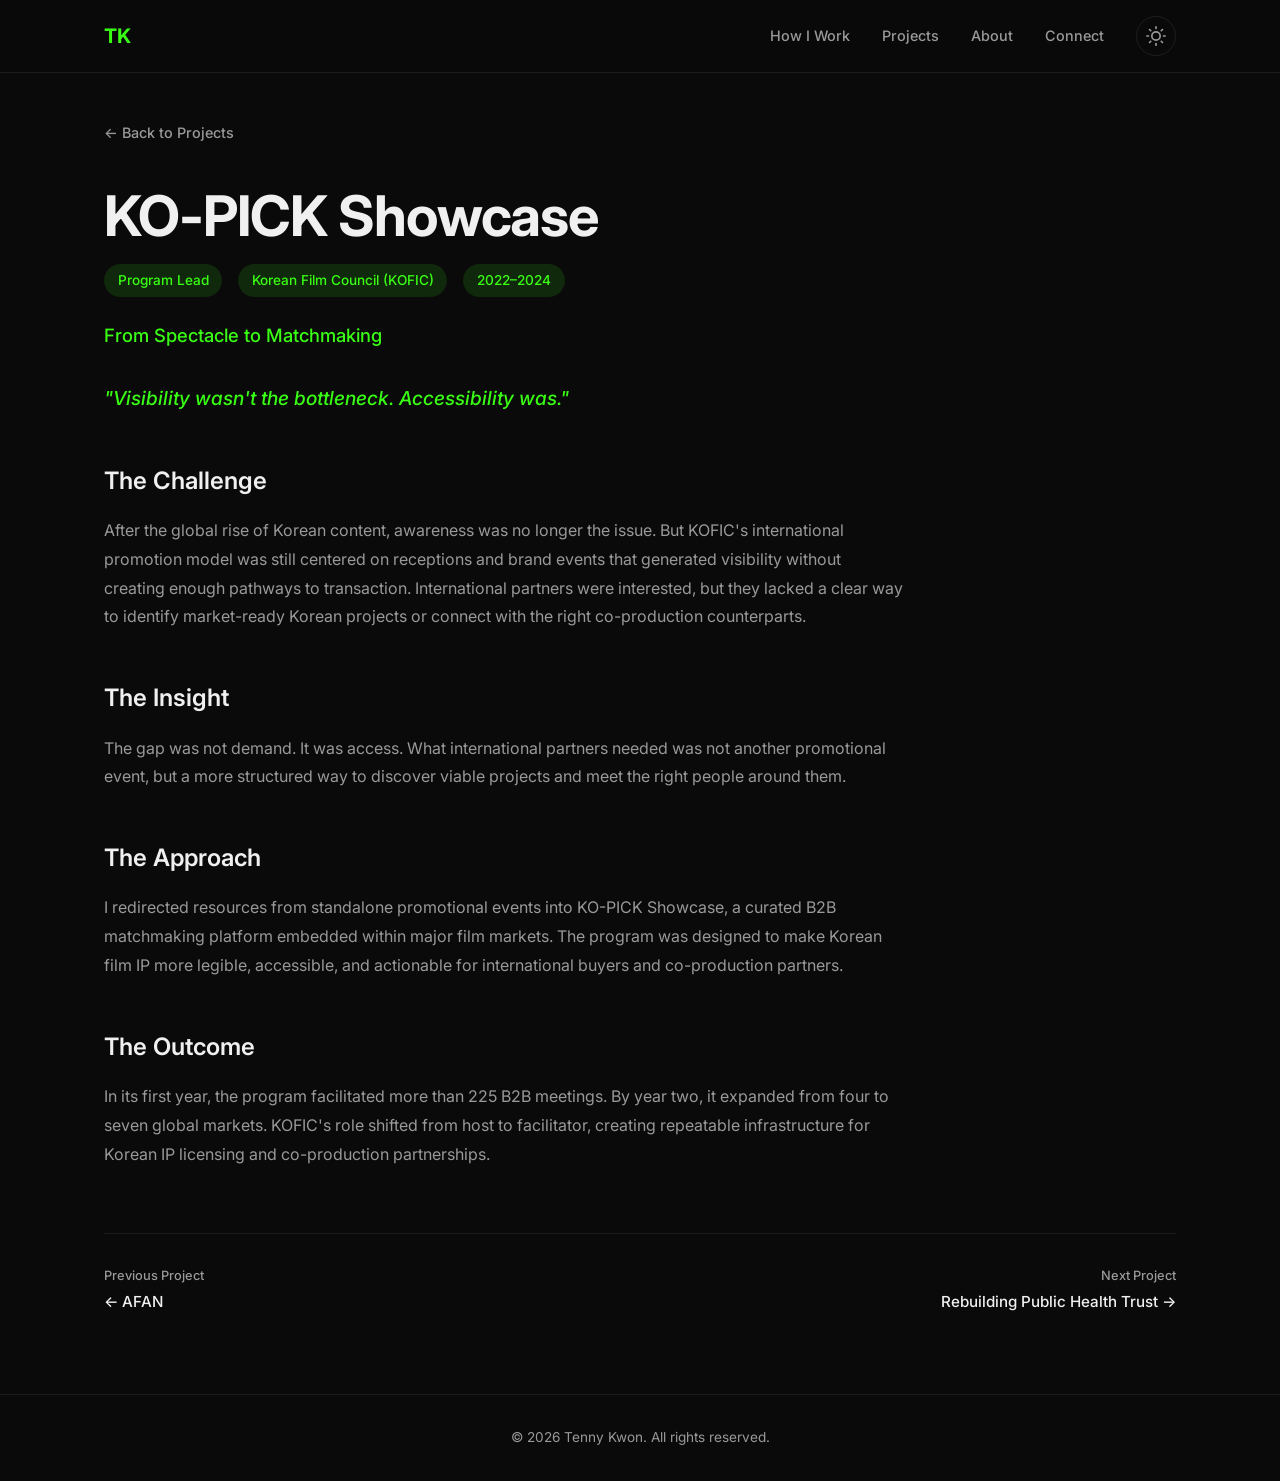
<file: projects/ko-pick.html>
<!DOCTYPE html>
<html lang="en" data-theme="dark">
<head>
  <meta charset="UTF-8">
  <meta name="viewport" content="width=device-width, initial-scale=1.0">
  <title>KO-PICK Showcase — Tenny Kwon</title>
  <meta name="description" content="From Spectacle to Matchmaking">
  <link rel="preconnect" href="https://fonts.googleapis.com">
  <link rel="preconnect" href="https://fonts.gstatic.com" crossorigin>
  <link href="https://fonts.googleapis.com/css2?family=Inter:wght@300;400;500;600;700&display=swap" rel="stylesheet">
  <link rel="stylesheet" href="../styles/main.css">
</head>
<body>

  <nav class="nav" id="nav">
    <div class="nav__container">
      <a href="../index.html#hero" class="nav__logo">TK</a>
      <button class="nav__hamburger" aria-label="Toggle menu" aria-expanded="false">
        <span></span><span></span><span></span>
      </button>
      <div class="nav__menu">
        <ul class="nav__links">
          <li><a href="../index.html#how-i-work">How I Work</a></li>
          <li><a href="../index.html#projects">Projects</a></li>
          <li><a href="../index.html#about">About</a></li>
          <li><a href="../index.html#connect">Connect</a></li>
        </ul>
        <button class="nav__theme-toggle" aria-label="Toggle dark/light mode">
          <svg class="icon-sun" xmlns="http://www.w3.org/2000/svg" width="20" height="20" viewBox="0 0 24 24" fill="none" stroke="currentColor" stroke-width="2" stroke-linecap="round" stroke-linejoin="round"><circle cx="12" cy="12" r="5"/><line x1="12" y1="1" x2="12" y2="3"/><line x1="12" y1="21" x2="12" y2="23"/><line x1="4.22" y1="4.22" x2="5.64" y2="5.64"/><line x1="18.36" y1="18.36" x2="19.78" y2="19.78"/><line x1="1" y1="12" x2="3" y2="12"/><line x1="21" y1="12" x2="23" y2="12"/><line x1="4.22" y1="19.78" x2="5.64" y2="18.36"/><line x1="18.36" y1="5.64" x2="19.78" y2="4.22"/></svg>
          <svg class="icon-moon" xmlns="http://www.w3.org/2000/svg" width="20" height="20" viewBox="0 0 24 24" fill="none" stroke="currentColor" stroke-width="2" stroke-linecap="round" stroke-linejoin="round"><path d="M21 12.79A9 9 0 1 1 11.21 3 7 7 0 0 0 21 12.79z"/></svg>
        </button>
      </div>
    </div>
  </nav>

  <main class="project-detail">
    <div class="container">
      <a href="../index.html#projects" class="project-detail__back">&larr; Back to Projects</a>

      <h1 class="project-detail__title">KO-PICK Showcase</h1>
      <div class="project-detail__meta">
        <span class="project-detail__tag">Program Lead</span>
        <span class="project-detail__tag">Korean Film Council (KOFIC)</span>
        <span class="project-detail__tag">2022&ndash;2024</span>
      </div>
      <p class="project-detail__section-title">From Spectacle to Matchmaking</p>
      <p class="project-detail__hook">"Visibility wasn't the bottleneck. Accessibility was."</p>

      <div class="project-detail__content">
        <h2>The Challenge</h2>
        <p>After the global rise of Korean content, awareness was no longer the issue. But KOFIC's international promotion model was still centered on receptions and brand events that generated visibility without creating enough pathways to transaction. International partners were interested, but they lacked a clear way to identify market-ready Korean projects or connect with the right co-production counterparts.</p>

        <h2>The Insight</h2>
        <p>The gap was not demand. It was access. What international partners needed was not another promotional event, but a more structured way to discover viable projects and meet the right people around them.</p>

        <h2>The Approach</h2>
        <p>I redirected resources from standalone promotional events into KO-PICK Showcase, a curated B2B matchmaking platform embedded within major film markets. The program was designed to make Korean film IP more legible, accessible, and actionable for international buyers and co-production partners.</p>

        <h2>The Outcome</h2>
        <p>In its first year, the program facilitated more than 225 B2B meetings. By year two, it expanded from four to seven global markets. KOFIC's role shifted from host to facilitator, creating repeatable infrastructure for Korean IP licensing and co-production partnerships.</p>
      </div>

      <div class="project-nav">
        <a href="afan.html" class="project-nav__link">
          <span class="project-nav__label">Previous Project</span>
          <span class="project-nav__title">&larr; AFAN</span>
        </a>
        <a href="public-health-trust.html" class="project-nav__link project-nav__link--next">
          <span class="project-nav__label">Next Project</span>
          <span class="project-nav__title">Rebuilding Public Health Trust &rarr;</span>
        </a>
      </div>
    </div>
  </main>

  <footer class="footer">
    <div class="container">
      <p>&copy; 2026 Tenny Kwon. All rights reserved.</p>
    </div>
  </footer>

  <script src="../js/main.js" defer></script>
</body>
</html>
</file>
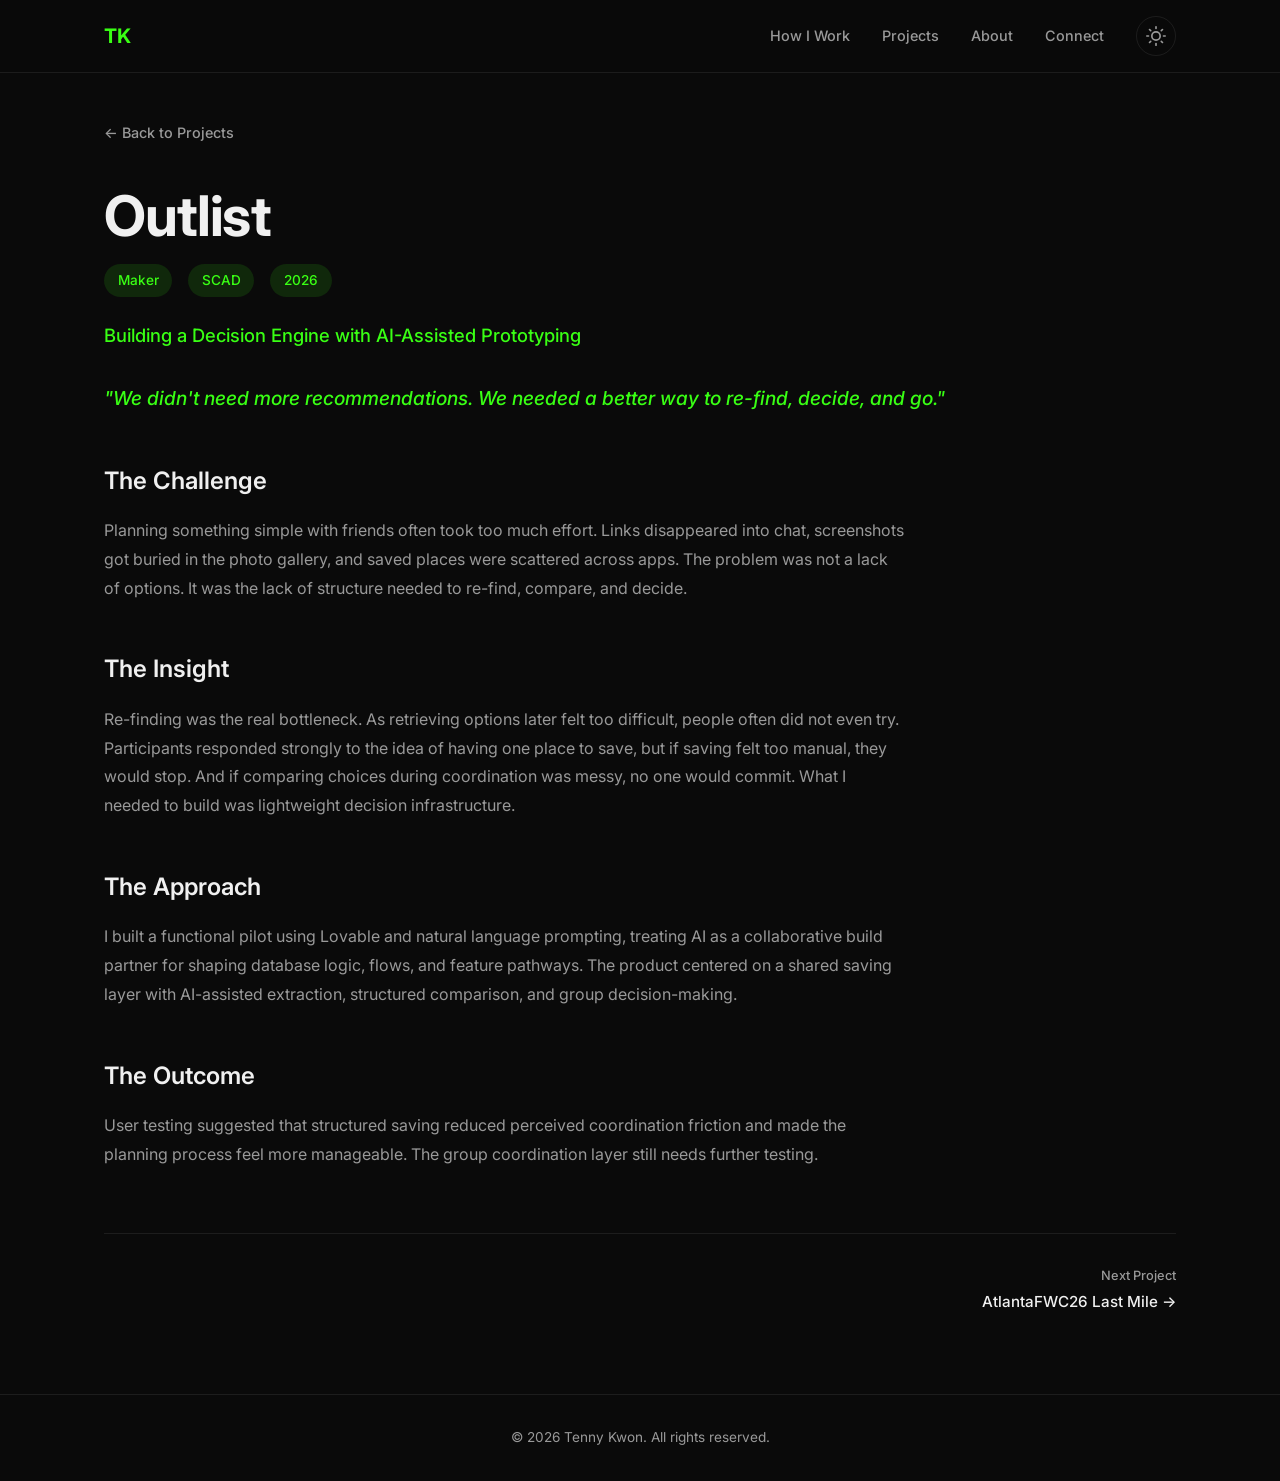
<file: projects/outlist.html>
<!DOCTYPE html>
<html lang="en" data-theme="dark">
<head>
  <meta charset="UTF-8">
  <meta name="viewport" content="width=device-width, initial-scale=1.0">
  <title>Outlist — Tenny Kwon</title>
  <meta name="description" content="Building a Decision Engine with AI-Assisted Prototyping">
  <link rel="preconnect" href="https://fonts.googleapis.com">
  <link rel="preconnect" href="https://fonts.gstatic.com" crossorigin>
  <link href="https://fonts.googleapis.com/css2?family=Inter:wght@300;400;500;600;700&display=swap" rel="stylesheet">
  <link rel="stylesheet" href="../styles/main.css">
</head>
<body>

  <!-- Navigation -->
  <nav class="nav" id="nav">
    <div class="nav__container">
      <a href="../index.html#hero" class="nav__logo">TK</a>
      <button class="nav__hamburger" aria-label="Toggle menu" aria-expanded="false">
        <span></span>
        <span></span>
        <span></span>
      </button>
      <div class="nav__menu">
        <ul class="nav__links">
          <li><a href="../index.html#how-i-work">How I Work</a></li>
          <li><a href="../index.html#projects">Projects</a></li>
          <li><a href="../index.html#about">About</a></li>
          <li><a href="../index.html#connect">Connect</a></li>
        </ul>
        <button class="nav__theme-toggle" aria-label="Toggle dark/light mode">
          <svg class="icon-sun" xmlns="http://www.w3.org/2000/svg" width="20" height="20" viewBox="0 0 24 24" fill="none" stroke="currentColor" stroke-width="2" stroke-linecap="round" stroke-linejoin="round"><circle cx="12" cy="12" r="5"/><line x1="12" y1="1" x2="12" y2="3"/><line x1="12" y1="21" x2="12" y2="23"/><line x1="4.22" y1="4.22" x2="5.64" y2="5.64"/><line x1="18.36" y1="18.36" x2="19.78" y2="19.78"/><line x1="1" y1="12" x2="3" y2="12"/><line x1="21" y1="12" x2="23" y2="12"/><line x1="4.22" y1="19.78" x2="5.64" y2="18.36"/><line x1="18.36" y1="5.64" x2="19.78" y2="4.22"/></svg>
          <svg class="icon-moon" xmlns="http://www.w3.org/2000/svg" width="20" height="20" viewBox="0 0 24 24" fill="none" stroke="currentColor" stroke-width="2" stroke-linecap="round" stroke-linejoin="round"><path d="M21 12.79A9 9 0 1 1 11.21 3 7 7 0 0 0 21 12.79z"/></svg>
        </button>
      </div>
    </div>
  </nav>

  <!-- Project Detail -->
  <main class="project-detail">
    <div class="container">
      <a href="../index.html#projects" class="project-detail__back">&larr; Back to Projects</a>

      <h1 class="project-detail__title">Outlist</h1>
      <div class="project-detail__meta">
        <span class="project-detail__tag">Maker</span>
        <span class="project-detail__tag">SCAD</span>
        <span class="project-detail__tag">2026</span>
      </div>
      <p class="project-detail__section-title">Building a Decision Engine with AI-Assisted Prototyping</p>
      <p class="project-detail__hook">"We didn't need more recommendations. We needed a better way to re-find, decide, and go."</p>

      <div class="project-detail__content">
        <h2>The Challenge</h2>
        <p>Planning something simple with friends often took too much effort. Links disappeared into chat, screenshots got buried in the photo gallery, and saved places were scattered across apps. The problem was not a lack of options. It was the lack of structure needed to re-find, compare, and decide.</p>

        <h2>The Insight</h2>
        <p>Re-finding was the real bottleneck. As retrieving options later felt too difficult, people often did not even try. Participants responded strongly to the idea of having one place to save, but if saving felt too manual, they would stop. And if comparing choices during coordination was messy, no one would commit. What I needed to build was lightweight decision infrastructure.</p>

        <h2>The Approach</h2>
        <p>I built a functional pilot using Lovable and natural language prompting, treating AI as a collaborative build partner for shaping database logic, flows, and feature pathways. The product centered on a shared saving layer with AI-assisted extraction, structured comparison, and group decision-making.</p>

        <h2>The Outcome</h2>
        <p>User testing suggested that structured saving reduced perceived coordination friction and made the planning process feel more manageable. The group coordination layer still needs further testing.</p>
      </div>

      <div class="project-nav">
        <span></span>
        <a href="atlanta-fwc26.html" class="project-nav__link project-nav__link--next">
          <span class="project-nav__label">Next Project</span>
          <span class="project-nav__title">AtlantaFWC26 Last Mile &rarr;</span>
        </a>
      </div>
    </div>
  </main>

  <footer class="footer">
    <div class="container">
      <p>&copy; 2026 Tenny Kwon. All rights reserved.</p>
    </div>
  </footer>

  <script src="../js/main.js" defer></script>
</body>
</html>
</file>
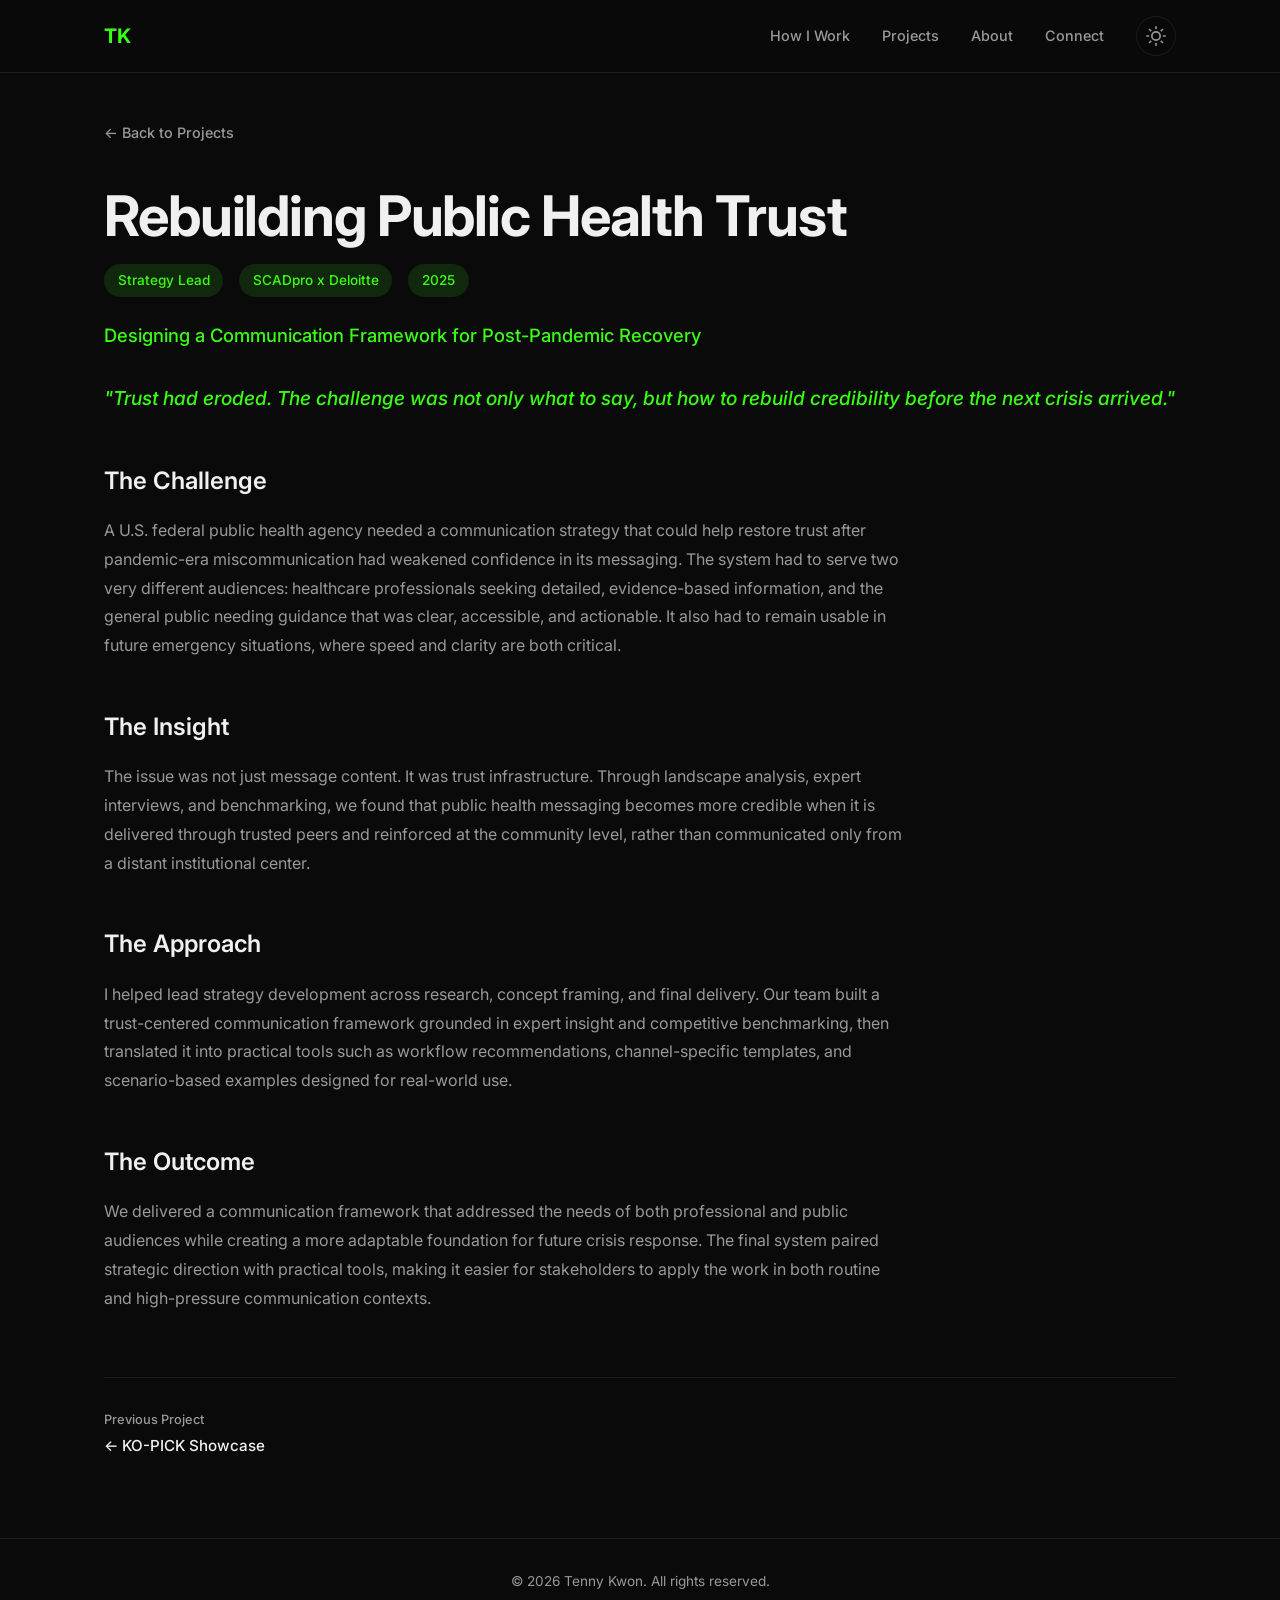
<file: projects/public-health-trust.html>
<!DOCTYPE html>
<html lang="en" data-theme="dark">
<head>
  <meta charset="UTF-8">
  <meta name="viewport" content="width=device-width, initial-scale=1.0">
  <title>Rebuilding Public Health Trust — Tenny Kwon</title>
  <meta name="description" content="Designing a Communication Framework for Post-Pandemic Recovery">
  <link rel="preconnect" href="https://fonts.googleapis.com">
  <link rel="preconnect" href="https://fonts.gstatic.com" crossorigin>
  <link href="https://fonts.googleapis.com/css2?family=Inter:wght@300;400;500;600;700&display=swap" rel="stylesheet">
  <link rel="stylesheet" href="../styles/main.css">
</head>
<body>

  <nav class="nav" id="nav">
    <div class="nav__container">
      <a href="../index.html#hero" class="nav__logo">TK</a>
      <button class="nav__hamburger" aria-label="Toggle menu" aria-expanded="false">
        <span></span><span></span><span></span>
      </button>
      <div class="nav__menu">
        <ul class="nav__links">
          <li><a href="../index.html#how-i-work">How I Work</a></li>
          <li><a href="../index.html#projects">Projects</a></li>
          <li><a href="../index.html#about">About</a></li>
          <li><a href="../index.html#connect">Connect</a></li>
        </ul>
        <button class="nav__theme-toggle" aria-label="Toggle dark/light mode">
          <svg class="icon-sun" xmlns="http://www.w3.org/2000/svg" width="20" height="20" viewBox="0 0 24 24" fill="none" stroke="currentColor" stroke-width="2" stroke-linecap="round" stroke-linejoin="round"><circle cx="12" cy="12" r="5"/><line x1="12" y1="1" x2="12" y2="3"/><line x1="12" y1="21" x2="12" y2="23"/><line x1="4.22" y1="4.22" x2="5.64" y2="5.64"/><line x1="18.36" y1="18.36" x2="19.78" y2="19.78"/><line x1="1" y1="12" x2="3" y2="12"/><line x1="21" y1="12" x2="23" y2="12"/><line x1="4.22" y1="19.78" x2="5.64" y2="18.36"/><line x1="18.36" y1="5.64" x2="19.78" y2="4.22"/></svg>
          <svg class="icon-moon" xmlns="http://www.w3.org/2000/svg" width="20" height="20" viewBox="0 0 24 24" fill="none" stroke="currentColor" stroke-width="2" stroke-linecap="round" stroke-linejoin="round"><path d="M21 12.79A9 9 0 1 1 11.21 3 7 7 0 0 0 21 12.79z"/></svg>
        </button>
      </div>
    </div>
  </nav>

  <main class="project-detail">
    <div class="container">
      <a href="../index.html#projects" class="project-detail__back">&larr; Back to Projects</a>

      <h1 class="project-detail__title">Rebuilding Public Health Trust</h1>
      <div class="project-detail__meta">
        <span class="project-detail__tag">Strategy Lead</span>
        <span class="project-detail__tag">SCADpro x Deloitte</span>
        <span class="project-detail__tag">2025</span>
      </div>
      <p class="project-detail__section-title">Designing a Communication Framework for Post-Pandemic Recovery</p>
      <p class="project-detail__hook">"Trust had eroded. The challenge was not only what to say, but how to rebuild credibility before the next crisis arrived."</p>

      <div class="project-detail__content">
        <h2>The Challenge</h2>
        <p>A U.S. federal public health agency needed a communication strategy that could help restore trust after pandemic-era miscommunication had weakened confidence in its messaging. The system had to serve two very different audiences: healthcare professionals seeking detailed, evidence-based information, and the general public needing guidance that was clear, accessible, and actionable. It also had to remain usable in future emergency situations, where speed and clarity are both critical.</p>

        <h2>The Insight</h2>
        <p>The issue was not just message content. It was trust infrastructure. Through landscape analysis, expert interviews, and benchmarking, we found that public health messaging becomes more credible when it is delivered through trusted peers and reinforced at the community level, rather than communicated only from a distant institutional center.</p>

        <h2>The Approach</h2>
        <p>I helped lead strategy development across research, concept framing, and final delivery. Our team built a trust-centered communication framework grounded in expert insight and competitive benchmarking, then translated it into practical tools such as workflow recommendations, channel-specific templates, and scenario-based examples designed for real-world use.</p>

        <h2>The Outcome</h2>
        <p>We delivered a communication framework that addressed the needs of both professional and public audiences while creating a more adaptable foundation for future crisis response. The final system paired strategic direction with practical tools, making it easier for stakeholders to apply the work in both routine and high-pressure communication contexts.</p>
      </div>

      <div class="project-nav">
        <a href="ko-pick.html" class="project-nav__link">
          <span class="project-nav__label">Previous Project</span>
          <span class="project-nav__title">&larr; KO-PICK Showcase</span>
        </a>
        <span></span>
      </div>
    </div>
  </main>

  <footer class="footer">
    <div class="container">
      <p>&copy; 2026 Tenny Kwon. All rights reserved.</p>
    </div>
  </footer>

  <script src="../js/main.js" defer></script>
</body>
</html>
</file>
<file: styles/main.css>
/* ============================================
   TENNY KWON — PORTFOLIO (Network Graph)
   styles/main.css
   ============================================ */

/* --- CSS Custom Properties (Theming) --- */
:root {
  --bg-primary: #0A0A0A;
  --bg-secondary: #111111;
  --bg-card: #1A1A1A;
  --text-primary: #F0F0F0;
  --text-secondary: #999999;
  --accent: #39FF14;
  --accent-rgb: 57, 255, 20;
  --accent-dim: rgba(57, 255, 20, 0.12);
  --accent-hover: rgba(57, 255, 20, 0.25);
  --border: rgba(255, 255, 255, 0.08);
  --nav-bg: rgba(10, 10, 10, 0.88);
  --overlay-bg: rgba(0, 0, 0, 0.88);
  --font-primary: 'Inter', system-ui, -apple-system, sans-serif;
  --container-padding: clamp(1.25rem, 5vw, 6rem);
  --radius: 12px;
  --radius-sm: 8px;
  --transition: 0.3s ease;
}

[data-theme="light"] {
  --bg-primary: #FAFAFA;
  --bg-secondary: #F0F0F0;
  --bg-card: #FFFFFF;
  --text-primary: #1A1A1A;
  --text-secondary: #666666;
  --accent: #1DB954;
  --accent-rgb: 29, 185, 84;
  --accent-dim: rgba(29, 185, 84, 0.1);
  --accent-hover: rgba(29, 185, 84, 0.2);
  --border: rgba(0, 0, 0, 0.08);
  --nav-bg: rgba(250, 250, 250, 0.88);
  --overlay-bg: rgba(0, 0, 0, 0.82);
}

/* --- Reset --- */
*, *::before, *::after {
  box-sizing: border-box;
  margin: 0;
  padding: 0;
}

html {
  scroll-behavior: smooth;
  scroll-padding-top: 80px;
}

body {
  font-family: var(--font-primary);
  background-color: var(--bg-primary);
  color: var(--text-primary);
  line-height: 1.6;
  font-size: 16px;
  -webkit-font-smoothing: antialiased;
  -moz-osx-font-smoothing: grayscale;
  transition: background-color 0.4s ease, color 0.4s ease;
}

a { color: inherit; text-decoration: none; }
ul { list-style: none; }
img { max-width: 100%; display: block; }

.container {
  max-width: 1200px;
  margin: 0 auto;
  padding-left: var(--container-padding);
  padding-right: var(--container-padding);
}

.section__title {
  font-size: clamp(2rem, 4vw, 3rem);
  font-weight: 600;
  letter-spacing: -0.02em;
  margin-bottom: 1rem;
}

.section__subtitle {
  font-size: 1rem;
  color: var(--text-secondary);
  margin-bottom: 3rem;
  text-transform: uppercase;
  letter-spacing: 0.1em;
  font-weight: 500;
}

/* ============================================
   NAVIGATION
   ============================================ */
.nav {
  position: fixed;
  top: 0;
  left: 0;
  width: 100%;
  z-index: 100;
  background: var(--nav-bg);
  backdrop-filter: blur(16px);
  -webkit-backdrop-filter: blur(16px);
  border-bottom: 1px solid var(--border);
  transition: transform 0.3s ease, background-color 0.4s ease, border-color 0.4s ease;
}

.nav--hidden { transform: translateY(-100%); }

.nav__container {
  max-width: 1200px;
  margin: 0 auto;
  padding: 0 var(--container-padding);
  display: flex;
  align-items: center;
  justify-content: space-between;
  height: 72px;
}

.nav__logo {
  font-size: 1.25rem;
  font-weight: 700;
  color: var(--accent);
  letter-spacing: -0.02em;
}

.nav__menu { display: flex; align-items: center; gap: 2rem; }
.nav__links { display: flex; gap: 2rem; }

.nav__links a {
  font-size: 0.9rem;
  font-weight: 500;
  color: var(--text-secondary);
  position: relative;
  padding: 0.25rem 0;
  transition: color var(--transition);
}

.nav__links a::after {
  content: '';
  position: absolute;
  bottom: -2px;
  left: 0;
  width: 0;
  height: 2px;
  background: var(--accent);
  transition: width var(--transition);
}

.nav__links a:hover,
.nav__links a.active { color: var(--text-primary); }

.nav__links a.active::after,
.nav__links a:hover::after { width: 100%; }

.nav__theme-toggle {
  background: none;
  border: 1px solid var(--border);
  border-radius: 50%;
  width: 40px;
  height: 40px;
  cursor: pointer;
  display: flex;
  align-items: center;
  justify-content: center;
  color: var(--text-secondary);
  transition: color var(--transition), border-color var(--transition);
}

.nav__theme-toggle:hover { color: var(--accent); border-color: var(--accent); }
.nav__theme-toggle:focus-visible { outline: 2px solid var(--accent); outline-offset: 2px; }

[data-theme="dark"] .icon-moon { display: none; }
[data-theme="dark"] .icon-sun { display: block; }
[data-theme="light"] .icon-sun { display: none; }
[data-theme="light"] .icon-moon { display: block; }

.nav__hamburger {
  display: none;
  flex-direction: column;
  justify-content: center;
  gap: 5px;
  background: none;
  border: none;
  cursor: pointer;
  padding: 8px;
  z-index: 1001;
}

.nav__hamburger span {
  display: block;
  width: 24px;
  height: 2px;
  background: var(--text-primary);
  transition: transform 0.3s ease, opacity 0.3s ease;
}

.nav__hamburger--active span:nth-child(1) { transform: translateY(7px) rotate(45deg); }
.nav__hamburger--active span:nth-child(2) { opacity: 0; }
.nav__hamburger--active span:nth-child(3) { transform: translateY(-7px) rotate(-45deg); }

/* ============================================
   NETWORK PAGE
   ============================================ */
.network-page {
  position: relative;
  min-height: 100vh;
}

#network-canvas {
  position: absolute;
  top: 0;
  left: 0;
  width: 100%;
  height: 100%;
  z-index: 0;
  pointer-events: none;
}

/* ============================================
   ZONE 1: HERO
   ============================================ */
.zone {
  position: relative;
  z-index: 1;
}

.zone--hero {
  min-height: 100vh;
  display: flex;
  align-items: center;
  padding-top: 72px;
}

/* --- Hero: 30/70 Grid Layout --- */
.hero__container {
  display: grid;
  grid-template-columns: 30% 70%;
  align-items: end;
  width: 100%;
  max-width: 1400px;
  margin: 0 auto;
  padding: clamp(2rem, 5vw, 4rem) var(--container-padding);
}

.hero-text {
  max-width: 420px;
  align-self: end;
  padding-bottom: 2rem;
}

.hero__greeting {
  font-size: 1.1rem;
  color: var(--accent);
  font-weight: 500;
  margin-bottom: 0.75rem;
  letter-spacing: 0.02em;
}

.hero__name {
  font-size: clamp(2.5rem, 5vw, 4.5rem);
  font-weight: 700;
  letter-spacing: -0.03em;
  line-height: 1.1;
  margin-bottom: 0.5rem;
}

.hero__title {
  font-size: clamp(1.15rem, 2vw, 1.5rem);
  font-weight: 500;
  color: var(--accent);
  margin-bottom: 1.5rem;
}

.hero__tagline {
  font-size: clamp(1rem, 1.8vw, 1.25rem);
  font-weight: 400;
  margin-bottom: 1.5rem;
  max-width: 700px;
}

.hero__intro {
  font-size: 0.95rem;
  color: var(--text-secondary);
  max-width: 500px;
  line-height: 1.7;
}

/* --- Right 70%: Network area --- */
.hero__network {
  position: relative;
  width: 100%;
  aspect-ratio: 800 / 700;
  max-height: 80vh;
}

/* SVG network lines */
.hero__network-lines {
  position: absolute;
  inset: 0;
  width: 100%;
  height: 100%;
  z-index: 0;
  color: var(--accent);
  opacity: 0.7;
}

/* Photo */
.hero__photo-img {
  position: absolute;
  top: 18%;
  left: 50%;
  transform: translateX(-42%);
  width: 35%;
  height: auto;
  z-index: 1;
  filter: grayscale(100%) contrast(1.1);
  transition: filter 0.5s ease;
}

.hero__network:hover .hero__photo-img {
  filter: grayscale(0%) contrast(1);
}

/* Green bar below photo */
.hero__photo-bar {
  position: absolute;
  top: 72%;
  left: 38%;
  width: 28%;
  height: 3px;
  background: var(--accent);
  z-index: 2;
  opacity: 0.8;
}

/* --- Node dots (all 7) --- */
.hero__node {
  position: absolute;
  z-index: 3;
}

.hero__node-dot {
  display: block;
  width: 12px;
  height: 12px;
  border-radius: 50%;
  background: var(--accent);
  box-shadow: 0 0 8px rgba(var(--accent-rgb), 0.6);
  animation: skillPulse 3s ease-in-out infinite;
}

.hero__node--2 .hero__node-dot { animation-delay: 0.3s; }
.hero__node--3 .hero__node-dot { animation-delay: 0.6s; }
.hero__node--4 .hero__node-dot { animation-delay: 0.9s; }
.hero__node--5 .hero__node-dot { animation-delay: 1.2s; }
.hero__node--6 .hero__node-dot { animation-delay: 1.5s; }
.hero__node--7 .hero__node-dot { animation-delay: 1.8s; }
.hero__node--8 .hero__node-dot { animation-delay: 2.1s; }
.hero__node--9 .hero__node-dot { animation-delay: 2.4s; }

@keyframes skillPulse {
  0%, 100% { box-shadow: 0 0 6px rgba(var(--accent-rgb), 0.4); }
  50% { box-shadow: 0 0 12px rgba(var(--accent-rgb), 0.8); }
}

/* Node positions — matching Figma layout (800x700 viewBox) */
.hero__node--1 { top: 17%;   left: 15%;    }  /* (120,120) — decorative, top-left */
.hero__node--2 { top: 8.6%;  left: 66%;    }  /* (530,60)  — Tools, top-center */
.hero__node--3 { top: 14%;   left: 86%;    }  /* (690,100) — decorative, top-right */
.hero__node--4 { top: 53.5%; left: 42%;    }  /* (335,375) — Core, left-center */
.hero__node--5 { top: 44%;   left: 87%;    }  /* (695,310) — Education, right */
.hero__node--6 { top: 60%;   left: 96%;    }  /* (770,420) — Languages, far-right */
.hero__node--7 { top: 91%;   left: 27.5%;  }  /* (220,640) — decorative, bottom-left */
.hero__node--8 { top: 87%;   left: 62.5%;  }  /* (500,610) — decorative, bottom-center */
.hero__node--9 { top: 78%;   left: 96%;    }  /* (770,545) — decorative, bottom-right */

/* Node content (categories below dots) */
.hero__node-content {
  margin-top: 0.5rem;
  white-space: nowrap;
}

.hero__node--2 .hero__node-content {
  max-width: 320px;
  white-space: normal;
}

.hero__node--5 .hero__node-content {
  max-width: 300px;
  white-space: normal;
}

/* Category heading */
.hero__category-heading {
  font-size: 0.7rem;
  font-weight: 600;
  text-transform: uppercase;
  letter-spacing: 0.15em;
  color: var(--accent);
  margin-bottom: 0.5rem;
}

/* Category lists */
.hero__category-list {
  display: flex;
  flex-direction: column;
  gap: 0.25rem;
}

.hero__category-list li {
  font-size: 0.78rem;
  color: var(--text-secondary);
  font-weight: 400;
  line-height: 1.5;
  transition: color 0.3s ease;
}

.hero__category-list li:hover {
  color: var(--text-primary);
}

/* Bulleted lists (green dots) */
.hero__category-list--bulleted li {
  display: flex;
  align-items: center;
  gap: 0.5rem;
}

.hero__category-list--bulleted li::before {
  content: '';
  display: inline-block;
  width: 6px;
  height: 6px;
  min-width: 6px;
  border-radius: 50%;
  background: var(--accent);
}

/* Education: degree + school name */
.hero__category-list--education li {
  display: flex;
  align-items: center;
  gap: 0.75rem;
}

.hero__category-list--education li::before {
  content: '';
  display: inline-block;
  width: 6px;
  height: 6px;
  min-width: 6px;
  border-radius: 50%;
  background: var(--accent);
}

.hero__edu-degree {
  color: var(--text-secondary);
}

.hero__edu-school {
  color: var(--accent);
  font-weight: 500;
  font-size: 0.78rem;
}

/* Tools: inline tags */
.hero__category-list--tools {
  flex-direction: row;
  flex-wrap: wrap;
  gap: 0.4rem;
}

.hero__category-list--tools li {
  font-size: 0.7rem;
  padding: 0.2rem 0.55rem;
  background: var(--accent-dim);
  border: 1px solid rgba(var(--accent-rgb), 0.15);
  border-radius: 20px;
  color: var(--text-secondary);
}

.hero__category-list--tools li:hover {
  border-color: var(--accent);
  color: var(--accent);
}

/* Languages level label */
.hero__skill-level {
  font-size: 0.7rem;
  color: var(--accent);
  font-weight: 500;
  opacity: 0.7;
  margin-left: 0.25rem;
}

.hero__scroll-hint {
  position: absolute;
  bottom: 2rem;
  left: 50%;
  transform: translateX(-50%);
  display: flex;
  flex-direction: column;
  align-items: center;
  gap: 0.5rem;
  color: var(--text-secondary);
  font-size: 0.85rem;
  opacity: 0.6;
  animation: bounce 2s infinite;
}

@keyframes bounce {
  0%, 100% { transform: translateX(-50%) translateY(0); }
  50% { transform: translateX(-50%) translateY(8px); }
}

/* Skill dot tooltip */
.skill-tooltip {
  position: absolute;
  z-index: 50;
  background: var(--bg-card);
  color: var(--accent);
  border: 1px solid var(--border);
  padding: 0.4rem 0.75rem;
  border-radius: var(--radius-sm);
  font-size: 0.8rem;
  font-weight: 500;
  white-space: nowrap;
  pointer-events: none;
  opacity: 0;
  transition: opacity 0.2s ease;
  backdrop-filter: blur(8px);
}

.skill-tooltip.visible {
  opacity: 1;
}

/* ============================================
   ZONE 2: PROJECTS
   ============================================ */
.zone--projects {
  padding: clamp(4rem, 8vw, 8rem) 0;
  min-height: 100vh;
}

.project-nodes {
  display: grid;
  grid-template-columns: repeat(3, 1fr);
  gap: 3rem 2.5rem;
  margin-top: 2rem;
}

/* Stagger rows for organic feel */
.project-nodes .project-node:nth-child(2) { transform: translateY(2rem); }
.project-nodes .project-node:nth-child(4) { transform: translateY(-1rem); }
.project-nodes .project-node:nth-child(5) { transform: translateY(1.5rem); }
.project-nodes .project-node:nth-child(6) { transform: translateY(-0.5rem); }

.project-node {
  position: relative;
  display: block;
  text-decoration: none;
  transition: transform var(--transition);
}

.project-node:hover { transform: translateY(-4px) !important; }
.project-node:focus-visible { outline: 2px solid var(--accent); outline-offset: 4px; border-radius: var(--radius); }

/* Anchor dot on each card */
.project-node__dot {
  position: absolute;
  top: -8px;
  left: 24px;
  width: 16px;
  height: 16px;
  border-radius: 50%;
  background: var(--accent);
  box-shadow: 0 0 8px rgba(var(--accent-rgb), 0.4);
  z-index: 2;
  transition: box-shadow var(--transition);
}

.project-node:hover .project-node__dot {
  box-shadow: 0 0 16px rgba(var(--accent-rgb), 0.8);
}

.project-node__card {
  background: var(--bg-card);
  border: 1px solid var(--border);
  border-radius: var(--radius);
  padding: 1.5rem;
  min-height: 160px;
  display: flex;
  flex-direction: column;
  justify-content: flex-end;
  transition: border-color var(--transition), background-color 0.4s ease;
}

.project-node:hover .project-node__card {
  border-color: var(--accent);
}

.project-node__number {
  font-size: 0.8rem;
  font-weight: 600;
  color: var(--text-secondary);
  opacity: 0.5;
  margin-bottom: auto;
}

.project-node__title {
  font-size: 1.1rem;
  font-weight: 600;
  margin-bottom: 0.35rem;
}

.project-node__meta {
  font-size: 0.8rem;
  color: var(--text-secondary);
}

.project-node__overlay {
  position: absolute;
  inset: 0;
  top: 8px;
  background: var(--overlay-bg);
  display: flex;
  align-items: center;
  justify-content: center;
  padding: 1.5rem;
  opacity: 0;
  transition: opacity 0.35s ease;
  border-radius: var(--radius);
  z-index: 3;
}

.project-node:hover .project-node__overlay { opacity: 1; }

.project-node__tagline {
  font-size: 1rem;
  font-weight: 500;
  color: #fff;
  text-align: center;
  line-height: 1.5;
}

/* ============================================
   ZONE 3: ABOUT
   ============================================ */
.zone--about {
  padding: clamp(4rem, 8vw, 8rem) 0;
}

.about__bio {
  font-size: 1.05rem;
  color: var(--text-secondary);
  line-height: 1.8;
  max-width: 800px;
  margin-bottom: 3.5rem;
}

.timeline {
  position: relative;
  padding-left: 2rem;
  border-left: 2px solid var(--border);
  transition: border-color 0.4s ease;
}

.timeline__item {
  position: relative;
  padding-bottom: 2.5rem;
}

.timeline__item:last-child { padding-bottom: 0; }

.timeline__marker {
  position: absolute;
  left: -2rem;
  top: 0.35rem;
  width: 12px;
  height: 12px;
  border-radius: 50%;
  background: var(--accent);
  border: 2px solid var(--bg-primary);
  transform: translateX(calc(-50% + 1px));
  box-shadow: 0 0 6px rgba(var(--accent-rgb), 0.3);
  transition: background-color var(--transition), border-color 0.4s ease;
}

.timeline__role {
  font-size: 1.1rem;
  font-weight: 600;
  margin-bottom: 0.25rem;
}

.timeline__org {
  font-size: 0.9rem;
  color: var(--accent);
  font-weight: 500;
  margin-bottom: 0.5rem;
}

.timeline__description {
  font-size: 0.95rem;
  color: var(--text-secondary);
  line-height: 1.7;
  max-width: 700px;
}

/* ============================================
   CONNECT
   ============================================ */
.zone--connect {
  padding: clamp(4rem, 8vw, 8rem) 0;
  text-align: center;
}

.connect__text {
  font-size: 1.1rem;
  color: var(--text-secondary);
  max-width: 550px;
  margin: 0 auto 2.5rem;
  line-height: 1.7;
}

.connect__links {
  display: flex;
  gap: 1.25rem;
  justify-content: center;
  flex-wrap: wrap;
}

.connect__link {
  display: inline-flex;
  align-items: center;
  gap: 0.6rem;
  padding: 0.85rem 2rem;
  border: 1px solid var(--accent);
  border-radius: var(--radius-sm);
  font-size: 0.95rem;
  font-weight: 500;
  color: var(--accent);
  transition: background-color var(--transition), color var(--transition);
}

.connect__link:hover { background: var(--accent); color: var(--bg-primary); }
.connect__link:focus-visible { outline: 2px solid var(--accent); outline-offset: 4px; }
.connect__link svg { flex-shrink: 0; }

/* ============================================
   FOOTER
   ============================================ */
.footer {
  position: relative;
  z-index: 1;
  padding: 2rem 0;
  border-top: 1px solid var(--border);
  transition: border-color 0.4s ease;
}

.footer .container { text-align: center; }
.footer p { font-size: 0.85rem; color: var(--text-secondary); }

/* ============================================
   PROJECT DETAIL PAGES
   ============================================ */
.project-detail {
  padding-top: calc(72px + 3rem);
  padding-bottom: 5rem;
}

.project-detail__back {
  display: inline-flex;
  align-items: center;
  gap: 0.5rem;
  font-size: 0.9rem;
  font-weight: 500;
  color: var(--text-secondary);
  margin-bottom: 2.5rem;
  transition: color var(--transition);
}

.project-detail__back:hover { color: var(--accent); }

.project-detail__title {
  font-size: clamp(2rem, 5vw, 3.5rem);
  font-weight: 700;
  letter-spacing: -0.02em;
  margin-bottom: 1rem;
  line-height: 1.15;
}

.project-detail__meta { display: flex; flex-wrap: wrap; gap: 1rem; margin-bottom: 1.5rem; }

.project-detail__tag {
  font-size: 0.85rem;
  font-weight: 500;
  padding: 0.35rem 0.85rem;
  background: var(--accent-dim);
  color: var(--accent);
  border-radius: 20px;
}

.project-detail__hook {
  font-size: 1.2rem;
  font-weight: 500;
  color: var(--accent);
  margin-bottom: 1rem;
  font-style: italic;
}

.project-detail__section-title {
  font-size: 1.15rem;
  font-weight: 500;
  color: var(--accent);
  margin-bottom: 2rem;
}

.project-detail__content {
  margin-top: 3rem;
  max-width: 800px;
}

.project-detail__content h2 {
  font-size: 1.5rem;
  font-weight: 600;
  margin-top: 3rem;
  margin-bottom: 1rem;
}

.project-detail__content h2:first-child { margin-top: 0; }

.project-detail__content p {
  font-size: 1rem;
  color: var(--text-secondary);
  line-height: 1.8;
  margin-bottom: 1rem;
}

.project-nav {
  display: flex;
  justify-content: space-between;
  margin-top: 4rem;
  padding-top: 2rem;
  border-top: 1px solid var(--border);
  gap: 1rem;
}

.project-nav__link {
  font-size: 0.95rem;
  font-weight: 500;
  color: var(--text-secondary);
  transition: color var(--transition);
}

.project-nav__link:hover { color: var(--accent); }
.project-nav__link--next { margin-left: auto; text-align: right; }
.project-nav__label { font-size: 0.8rem; color: var(--text-secondary); display: block; margin-bottom: 0.25rem; }
.project-nav__title { color: var(--text-primary); }

/* ============================================
   REDUCED MOTION
   ============================================ */
@media (prefers-reduced-motion: reduce) {
  html { scroll-behavior: auto; }
  .hero__scroll-hint { animation: none; }
  .project-node, .nav { transition: none; }
}

/* ============================================
   RESPONSIVE
   ============================================ */
@media (max-width: 768px) {
  .nav__hamburger { display: flex; }

  .nav__menu {
    position: fixed;
    top: 0;
    right: -100%;
    width: 100%;
    height: 100vh;
    background: var(--bg-primary);
    flex-direction: column;
    justify-content: center;
    align-items: center;
    gap: 2rem;
    transition: right 0.35s ease, background-color 0.4s ease;
    z-index: 999;
  }

  .nav__menu--open { right: 0; }

  .nav__links { flex-direction: column; align-items: center; gap: 1.5rem; }
  .nav__links a { font-size: 1.5rem; }

  .hero__container {
    grid-template-columns: 1fr;
    text-align: center;
    gap: 2rem;
  }

  .hero-text {
    max-width: 100%;
    align-self: auto;
    padding-bottom: 0;
    order: 1;
  }

  .hero__name { font-size: clamp(2.25rem, 8vw, 3.5rem); }
  .hero__intro { margin: 0 auto; }

  .hero__network {
    order: 2;
    aspect-ratio: auto;
    display: flex;
    flex-direction: column;
    align-items: center;
    gap: 2rem;
  }

  .hero__network-lines { display: none; }

  .hero__photo-img {
    position: static;
    transform: none;
    width: clamp(200px, 50vw, 300px);
  }

  .hero__node {
    position: static;
    text-align: left;
    width: 100%;
    max-width: 320px;
  }

  .hero__node--1,
  .hero__node--3,
  .hero__node--7,
  .hero__node--8,
  .hero__node--9 {
    display: none;
  }

  .hero__photo-bar {
    display: none;
  }

  .hero__node-content {
    white-space: normal !important;
    max-width: 100% !important;
  }

  .project-nodes {
    grid-template-columns: 1fr;
    gap: 2rem;
  }

  .project-nodes .project-node:nth-child(n) {
    transform: none !important;
  }

  .project-nav { flex-direction: column; }
  .project-nav__link--next { text-align: left; }
}

@media (max-width: 480px) {
  .nav__container { height: 60px; }
  html { scroll-padding-top: 60px; }
  .zone--hero { padding-top: 60px; }
  .project-detail { padding-top: calc(60px + 2rem); }

  .connect__links { flex-direction: column; align-items: center; }
  .connect__link { width: 100%; max-width: 280px; justify-content: center; }
}
</file>
